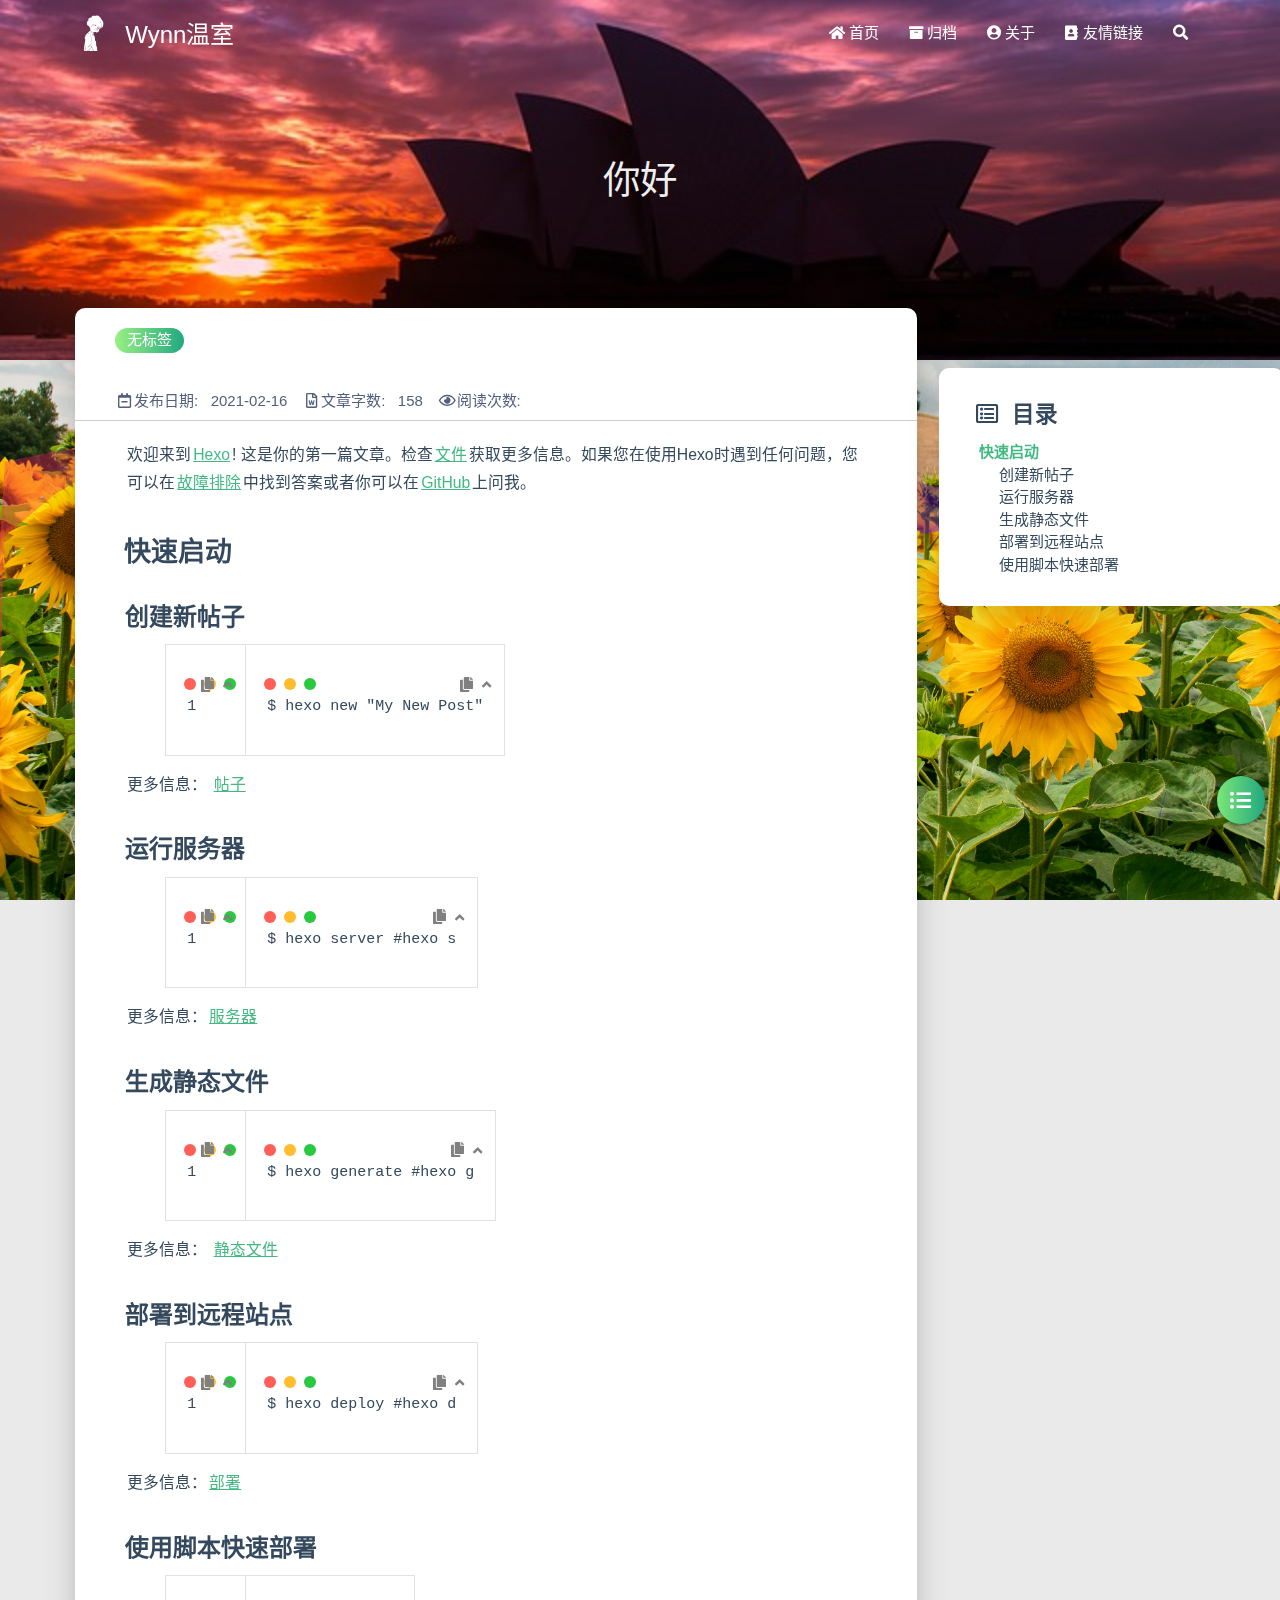
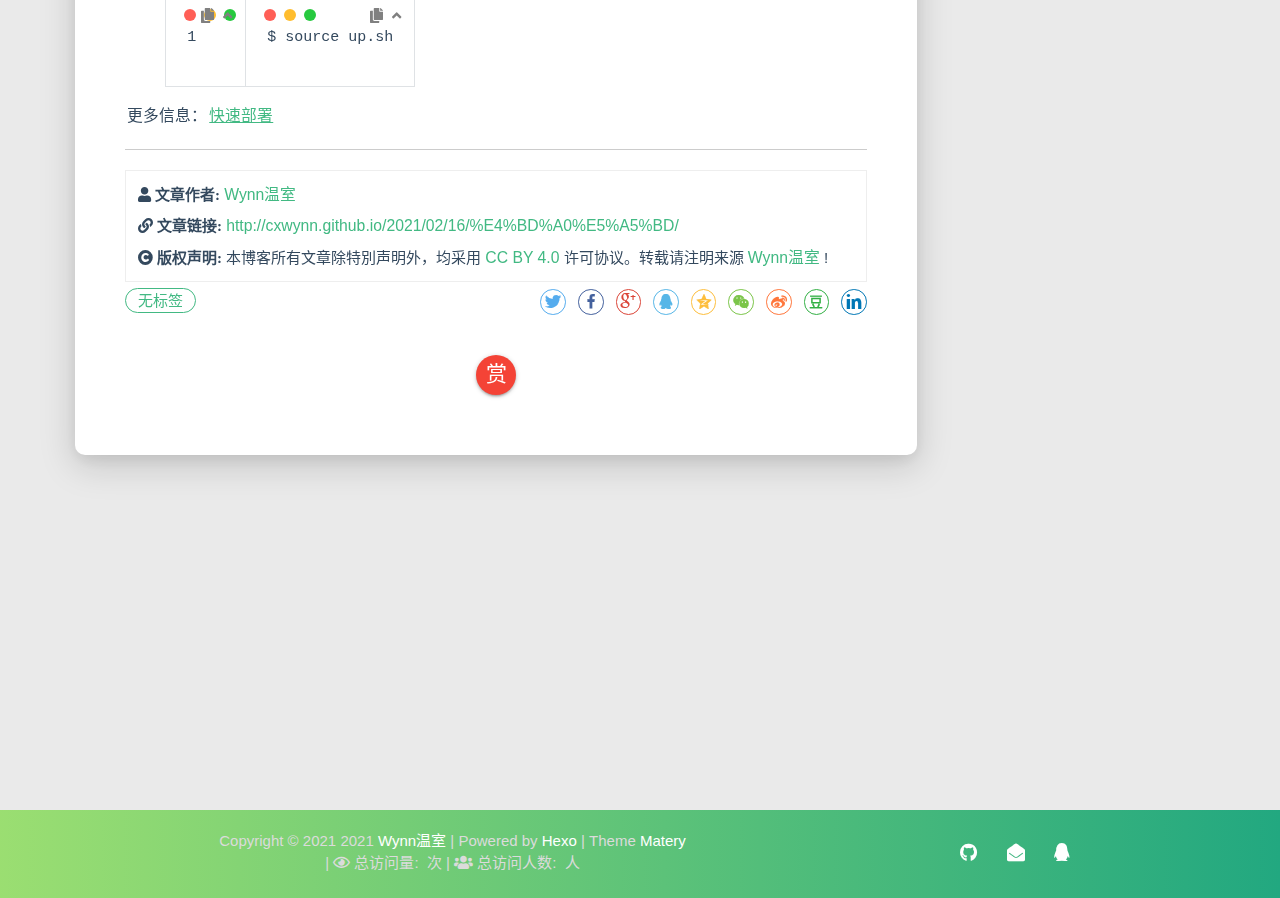
<file: 2021/02/16/你好/index.html>
<!DOCTYPE HTML>
<html lang="zh-CN">


<head>
    <meta charset="utf-8">
    <meta name="keywords" content="你好, Wynn温室">
    <meta name="description" content="">
    <meta http-equiv="X-UA-Compatible" content="IE=edge">
    <meta name="viewport" content="width=device-width, initial-scale=1.0, user-scalable=no">
    <meta name="renderer" content="webkit|ie-stand|ie-comp">
    <meta name="mobile-web-app-capable" content="yes">
    <meta name="format-detection" content="telephone=no">
    <meta name="apple-mobile-web-app-capable" content="yes">
    <meta name="apple-mobile-web-app-status-bar-style" content="black-translucent">
    <!-- Global site tag (gtag.js) - Google Analytics -->


    <title>你好 | Wynn温室</title>
    <link rel="icon" type="image/png" href="/touxiang.png">

    <link rel="stylesheet" type="text/css" href="/libs/awesome/css/all.css">
    <link rel="stylesheet" type="text/css" href="/libs/materialize/materialize.min.css">
    <link rel="stylesheet" type="text/css" href="/libs/aos/aos.css">
    <link rel="stylesheet" type="text/css" href="/libs/animate/animate.min.css">
    <link rel="stylesheet" type="text/css" href="/libs/lightGallery/css/lightgallery.min.css">
    <link rel="stylesheet" type="text/css" href="/css/matery.css">
    <link rel="stylesheet" type="text/css" href="/css/my.css">

    <script src="/libs/jquery/jquery.min.js"></script>

<meta name="generator" content="Hexo 5.3.0"></head>



   <style>
    body{
       background-image: url(/medias/banner/1.jpg);
       background-repeat:no-repeat;
       background-size:cover;
       background-attachment:fixed;
    }
</style>



<body>
    <header class="navbar-fixed">
    <nav id="headNav" class="bg-color nav-transparent">
        <div id="navContainer" class="nav-wrapper container">
            <div class="brand-logo">
                <a href="/" class="waves-effect waves-light">
                    
                    <img src="/touxiang.png" class="logo-img" alt="LOGO">
                    
                    <span class="logo-span">Wynn温室</span>
                </a>
            </div>
            

<a href="#" data-target="mobile-nav" class="sidenav-trigger button-collapse"><i class="fas fa-bars"></i></a>
<ul class="right nav-menu">
  
  <li class="hide-on-med-and-down nav-item">
    
    <a href="/" class="waves-effect waves-light">
      
      <i class="fas fa-home" style="zoom: 0.6;"></i>
      
      <span>首页</span>
    </a>
    
  </li>
  
  <li class="hide-on-med-and-down nav-item">
    
    <a href="/archives" class="waves-effect waves-light">
      
      <i class="fas fa-archive" style="zoom: 0.6;"></i>
      
      <span>归档</span>
    </a>
    
  </li>
  
  <li class="hide-on-med-and-down nav-item">
    
    <a href="/about" class="waves-effect waves-light">
      
      <i class="fas fa-user-circle" style="zoom: 0.6;"></i>
      
      <span>关于</span>
    </a>
    
  </li>
  
  <li class="hide-on-med-and-down nav-item">
    
    <a href="/friends" class="waves-effect waves-light">
      
      <i class="fas fa-address-book" style="zoom: 0.6;"></i>
      
      <span>友情链接</span>
    </a>
    
  </li>
  
  <li>
    <a href="#searchModal" class="modal-trigger waves-effect waves-light">
      <i id="searchIcon" class="fas fa-search" title="搜索" style="zoom: 0.85;"></i>
    </a>
  </li>
</ul>


<div id="mobile-nav" class="side-nav sidenav">

    <div class="mobile-head bg-color">
        
        <img src="/touxiang.png" class="logo-img circle responsive-img">
        
        <div class="logo-name">Wynn温室</div>
        <div class="logo-desc">
            
            Never really desperate, only the lost of the soul.
            
        </div>
    </div>

    

    <ul class="menu-list mobile-menu-list">
        
        <li class="m-nav-item">
	  
		<a href="/" class="waves-effect waves-light">
			
			    <i class="fa-fw fas fa-home"></i>
			
			首页
		</a>
          
        </li>
        
        <li class="m-nav-item">
	  
		<a href="/archives" class="waves-effect waves-light">
			
			    <i class="fa-fw fas fa-archive"></i>
			
			归档
		</a>
          
        </li>
        
        <li class="m-nav-item">
	  
		<a href="/about" class="waves-effect waves-light">
			
			    <i class="fa-fw fas fa-user-circle"></i>
			
			关于
		</a>
          
        </li>
        
        <li class="m-nav-item">
	  
		<a href="/friends" class="waves-effect waves-light">
			
			    <i class="fa-fw fas fa-address-book"></i>
			
			友情链接
		</a>
          
        </li>
        
        
        <li><div class="divider"></div></li>
        <li>
            <a href="https://github.com/cxwynn" class="waves-effect waves-light" target="_blank">
                <i class="fab fa-github-square fa-fw"></i>Wynn
            </a>
        </li>
        
    </ul>
</div>


        </div>

        
            <style>
    .nav-transparent .github-corner {
        display: none !important;
    }

    .github-corner {
        position: absolute;
        z-index: 10;
        top: 0;
        right: 0;
        border: 0;
        transform: scale(1.1);
    }

    .github-corner svg {
        color: #0f9d58;
        fill: #fff;
        height: 64px;
        width: 64px;
    }

    .github-corner:hover .octo-arm {
        animation: a 0.56s ease-in-out;
    }

    .github-corner .octo-arm {
        animation: none;
    }

    @keyframes a {
        0%,
        to {
            transform: rotate(0);
        }
        20%,
        60% {
            transform: rotate(-25deg);
        }
        40%,
        80% {
            transform: rotate(10deg);
        }
    }
</style>

<a href="https://github.com/cxwynn" class="github-corner tooltipped hide-on-med-and-down" target="_blank"
   data-tooltip="Wynn" data-position="left" data-delay="50">
    <svg viewBox="0 0 250 250" aria-hidden="true">
        <path d="M0,0 L115,115 L130,115 L142,142 L250,250 L250,0 Z"></path>
        <path d="M128.3,109.0 C113.8,99.7 119.0,89.6 119.0,89.6 C122.0,82.7 120.5,78.6 120.5,78.6 C119.2,72.0 123.4,76.3 123.4,76.3 C127.3,80.9 125.5,87.3 125.5,87.3 C122.9,97.6 130.6,101.9 134.4,103.2"
              fill="currentColor" style="transform-origin: 130px 106px;" class="octo-arm"></path>
        <path d="M115.0,115.0 C114.9,115.1 118.7,116.5 119.8,115.4 L133.7,101.6 C136.9,99.2 139.9,98.4 142.2,98.6 C133.8,88.0 127.5,74.4 143.8,58.0 C148.5,53.4 154.0,51.2 159.7,51.0 C160.3,49.4 163.2,43.6 171.4,40.1 C171.4,40.1 176.1,42.5 178.8,56.2 C183.1,58.6 187.2,61.8 190.9,65.4 C194.5,69.0 197.7,73.2 200.1,77.6 C213.8,80.2 216.3,84.9 216.3,84.9 C212.7,93.1 206.9,96.0 205.4,96.6 C205.1,102.4 203.0,107.8 198.3,112.5 C181.9,128.9 168.3,122.5 157.7,114.1 C157.9,116.9 156.7,120.9 152.7,124.9 L141.0,136.5 C139.8,137.7 141.6,141.9 141.8,141.8 Z"
              fill="currentColor" class="octo-body"></path>
    </svg>
</a>
        
    </nav>

</header>

    
<script src="/libs/cryptojs/crypto-js.min.js"></script>
<script>
    (function() {
        let pwd = '';
        if (pwd && pwd.length > 0) {
            if (pwd !== CryptoJS.SHA256(prompt('请输入访问本文章的密码')).toString(CryptoJS.enc.Hex)) {
                alert('密码错误，将返回主页！');
                location.href = '/';
            }
        }
    })();
</script>




<div class="bg-cover pd-header post-cover" style="background-image: url('/medias/featureimages/5.jpg')">
    <div class="container" style="right: 0px;left: 0px;">
        <div class="row">
            <div class="col s12 m12 l12">
                <div class="brand">
                    <h1 class="description center-align post-title">你好</h1>
                </div>
            </div>
        </div>
    </div>
</div>




<main class="post-container content">

    
    <link rel="stylesheet" href="/libs/tocbot/tocbot.css">
<style>
    #articleContent h1::before,
    #articleContent h2::before,
    #articleContent h3::before,
    #articleContent h4::before,
    #articleContent h5::before,
    #articleContent h6::before {
        display: block;
        content: " ";
        height: 100px;
        margin-top: -100px;
        visibility: hidden;
    }

    #articleContent :focus {
        outline: none;
    }

    .toc-fixed {
        position: fixed;
        top: 64px;
    }

    .toc-widget {
        width: 345px;
        padding-left: 20px;
    }

    .toc-widget .toc-title {
        padding: 35px 0 15px 17px;
        font-size: 1.5rem;
        font-weight: bold;
        line-height: 1.5rem;
    }

    .toc-widget ol {
        padding: 0;
        list-style: none;
    }

    #toc-content {
        padding-bottom: 30px;
        overflow: auto;
    }

    #toc-content ol {
        padding-left: 10px;
    }

    #toc-content ol li {
        padding-left: 10px;
    }

    #toc-content .toc-link:hover {
        color: #42b983;
        font-weight: 700;
        text-decoration: underline;
    }

    #toc-content .toc-link::before {
        background-color: transparent;
        max-height: 25px;

        position: absolute;
        right: 23.5vw;
        display: block;
    }

    #toc-content .is-active-link {
        color: #42b983;
    }

    #floating-toc-btn {
        position: fixed;
        right: 15px;
        bottom: 76px;
        padding-top: 15px;
        margin-bottom: 0;
        z-index: 998;
    }

    #floating-toc-btn .btn-floating {
        width: 48px;
        height: 48px;
    }

    #floating-toc-btn .btn-floating i {
        line-height: 48px;
        font-size: 1.4rem;
    }
</style>
<div class="row">
    <div id="main-content" class="col s12 m12 l9">
        <!-- 文章内容详情 -->
<div id="artDetail">
    <div class="card">
        <div class="card-content article-info">
            <div class="row tag-cate">
                <div class="col s7">
                    
                          <div class="article-tag">
                            <span class="chip bg-color">无标签</span>
                          </div>
                    
                </div>
                <div class="col s5 right-align">
                    
                </div>
            </div>

            <div class="post-info">
                
                <div class="post-date info-break-policy">
                    <i class="far fa-calendar-minus fa-fw"></i>发布日期:&nbsp;&nbsp;
                    2021-02-16
                </div>
                

                

                
                <div class="info-break-policy">
                    <i class="far fa-file-word fa-fw"></i>文章字数:&nbsp;&nbsp;
                    158
                </div>
                

                

                
                    <div id="busuanzi_container_page_pv" class="info-break-policy">
                        <i class="far fa-eye fa-fw"></i>阅读次数:&nbsp;&nbsp;
                        <span id="busuanzi_value_page_pv"></span>
                    </div>
				
            </div>
        </div>
        <hr class="clearfix">

        

        

        <div class="card-content article-card-content">
            <div id="articleContent">
                <p>欢迎来到<a target="_blank" rel="noopener" href="https://hexo.io/">Hexo</a>! 这是你的第一篇文章。检查<a target="_blank" rel="noopener" href="https://hexo.io/docs/">文件</a>获取更多信息。如果您在使用Hexo时遇到任何问题，您可以在<a target="_blank" rel="noopener" href="https://hexo.io/docs/troubleshooting.html">故障排除</a>中找到答案或者你可以在<a target="_blank" rel="noopener" href="https://github.com/hexojs/hexo/issues">GitHub</a>上问我。</p>
<h2 id="快速启动"><a href="#快速启动" class="headerlink" title="快速启动"></a>快速启动</h2><h3 id="创建新帖子"><a href="#创建新帖子" class="headerlink" title="创建新帖子"></a>创建新帖子</h3><figure class="highlight bash"><table><tr><td class="gutter"><pre><span class="line">1</span><br></pre></td><td class="code"><pre><span class="line">$ hexo new <span class="string">&quot;My New Post&quot;</span></span><br></pre></td></tr></table></figure>
<p>更多信息： <a target="_blank" rel="noopener" href="https://hexo.io/docs/writing.html">帖子</a></p>
<h3 id="运行服务器"><a href="#运行服务器" class="headerlink" title="运行服务器"></a>运行服务器</h3><figure class="highlight bash"><table><tr><td class="gutter"><pre><span class="line">1</span><br></pre></td><td class="code"><pre><span class="line">$ hexo server <span class="comment">#hexo s</span></span><br></pre></td></tr></table></figure>
<p>更多信息：<a target="_blank" rel="noopener" href="https://hexo.io/docs/server.html">服务器</a></p>
<h3 id="生成静态文件"><a href="#生成静态文件" class="headerlink" title="生成静态文件"></a>生成静态文件</h3><figure class="highlight bash"><table><tr><td class="gutter"><pre><span class="line">1</span><br></pre></td><td class="code"><pre><span class="line">$ hexo generate <span class="comment">#hexo g</span></span><br></pre></td></tr></table></figure>
<p>更多信息： <a target="_blank" rel="noopener" href="https://hexo.io/docs/generating.html">静态文件</a></p>
<h3 id="部署到远程站点"><a href="#部署到远程站点" class="headerlink" title="部署到远程站点"></a>部署到远程站点</h3><figure class="highlight bash"><table><tr><td class="gutter"><pre><span class="line">1</span><br></pre></td><td class="code"><pre><span class="line">$ hexo deploy <span class="comment">#hexo d</span></span><br></pre></td></tr></table></figure>
<p>更多信息：<a target="_blank" rel="noopener" href="https://hexo.io/docs/one-command-deployment.html">部署</a></p>
<h3 id="使用脚本快速部署"><a href="#使用脚本快速部署" class="headerlink" title="使用脚本快速部署"></a>使用脚本快速部署</h3><figure class="highlight bash"><table><tr><td class="gutter"><pre><span class="line">1</span><br></pre></td><td class="code"><pre><span class="line">$ <span class="built_in">source</span> up.sh</span><br></pre></td></tr></table></figure>
<p>更多信息：<a target="_blank" rel="noopener" href="https://hexoscript.gitbook.io/hexo-script/v/1.3-1/shi-yong-bu-zhou/yi-jian-bu-shu-hexo-bo-ke">快速部署</a></p>

                
            </div>
            <hr/>

            

    <div class="reprint" id="reprint-statement">
        
            <div class="reprint__author">
                <span class="reprint-meta" style="font-weight: bold;">
                    <i class="fas fa-user">
                        文章作者:
                    </i>
                </span>
                <span class="reprint-info">
                    <a href="/about" rel="external nofollow noreferrer">Wynn温室</a>
                </span>
            </div>
            <div class="reprint__type">
                <span class="reprint-meta" style="font-weight: bold;">
                    <i class="fas fa-link">
                        文章链接:
                    </i>
                </span>
                <span class="reprint-info">
                    <a href="http://cxwynn.github.io/2021/02/16/%E4%BD%A0%E5%A5%BD/">http://cxwynn.github.io/2021/02/16/%E4%BD%A0%E5%A5%BD/</a>
                </span>
            </div>
            <div class="reprint__notice">
                <span class="reprint-meta" style="font-weight: bold;">
                    <i class="fas fa-copyright">
                        版权声明:
                    </i>
                </span>
                <span class="reprint-info">
                    本博客所有文章除特別声明外，均采用
                    <a href="https://creativecommons.org/licenses/by/4.0/deed.zh" rel="external nofollow noreferrer" target="_blank">CC BY 4.0</a>
                    许可协议。转载请注明来源
                    <a href="/about" target="_blank">Wynn温室</a>
                    !
                </span>
            </div>
        
    </div>

    <script async defer>
      document.addEventListener("copy", function (e) {
        let toastHTML = '<span>复制成功，请遵循本文的转载规则</span><button class="btn-flat toast-action" onclick="navToReprintStatement()" style="font-size: smaller">查看</a>';
        M.toast({html: toastHTML})
      });

      function navToReprintStatement() {
        $("html, body").animate({scrollTop: $("#reprint-statement").offset().top - 80}, 800);
      }
    </script>



            <div class="tag_share" style="display: block;">
                <div class="post-meta__tag-list" style="display: inline-block;">
                    
                        <div class="article-tag">
                            <span class="chip bg-color">无标签</span>
                        </div>
                    
                </div>
                <div class="post_share" style="zoom: 80%; width: fit-content; display: inline-block; float: right; margin: -0.15rem 0;">
                    <link rel="stylesheet" type="text/css" href="/libs/share/css/share.min.css">
<div id="article-share">

    
    <div class="social-share" data-sites="twitter,facebook,google,qq,qzone,wechat,weibo,douban,linkedin" data-wechat-qrcode-helper="<p>微信扫一扫即可分享！</p>"></div>
    <script src="/libs/share/js/social-share.min.js"></script>
    

    

</div>

                </div>
            </div>
            
                <style>
    #reward {
        margin: 40px 0;
        text-align: center;
    }

    #reward .reward-link {
        font-size: 1.4rem;
        line-height: 38px;
    }

    #reward .btn-floating:hover {
        box-shadow: 0 6px 12px rgba(0, 0, 0, 0.2), 0 5px 15px rgba(0, 0, 0, 0.2);
    }

    #rewardModal {
        width: 320px;
        height: 350px;
    }

    #rewardModal .reward-title {
        margin: 15px auto;
        padding-bottom: 5px;
    }

    #rewardModal .modal-content {
        padding: 10px;
    }

    #rewardModal .close {
        position: absolute;
        right: 15px;
        top: 15px;
        color: rgba(0, 0, 0, 0.5);
        font-size: 1.3rem;
        line-height: 20px;
        cursor: pointer;
    }

    #rewardModal .close:hover {
        color: #ef5350;
        transform: scale(1.3);
        -moz-transform:scale(1.3);
        -webkit-transform:scale(1.3);
        -o-transform:scale(1.3);
    }

    #rewardModal .reward-tabs {
        margin: 0 auto;
        width: 210px;
    }

    .reward-tabs .tabs {
        height: 38px;
        margin: 10px auto;
        padding-left: 0;
    }

    .reward-content ul {
        padding-left: 0 !important;
    }

    .reward-tabs .tabs .tab {
        height: 38px;
        line-height: 38px;
    }

    .reward-tabs .tab a {
        color: #fff;
        background-color: #ccc;
    }

    .reward-tabs .tab a:hover {
        background-color: #ccc;
        color: #fff;
    }

    .reward-tabs .wechat-tab .active {
        color: #fff !important;
        background-color: #22AB38 !important;
    }

    .reward-tabs .alipay-tab .active {
        color: #fff !important;
        background-color: #019FE8 !important;
    }

    .reward-tabs .reward-img {
        width: 210px;
        height: 210px;
    }
</style>

<div id="reward">
    <a href="#rewardModal" class="reward-link modal-trigger btn-floating btn-medium waves-effect waves-light red">赏</a>

    <!-- Modal Structure -->
    <div id="rewardModal" class="modal">
        <div class="modal-content">
            <a class="close modal-close"><i class="fas fa-times"></i></a>
            <h4 class="reward-title">你的赏识是我前进的动力</h4>
            <div class="reward-content">
                <div class="reward-tabs">
                    <ul class="tabs row">
                        <li class="tab col s6 alipay-tab waves-effect waves-light"><a href="#alipay">支付宝</a></li>
                        <li class="tab col s6 wechat-tab waves-effect waves-light"><a href="#wechat">微 信</a></li>
                    </ul>
                    <div id="alipay">
                        <img src="/medias/reward/alipay.jpg" class="reward-img" alt="支付宝打赏二维码">
                    </div>
                    <div id="wechat">
                        <img src="/medias/reward/wechat.png" class="reward-img" alt="微信打赏二维码">
                    </div>
                </div>
            </div>
        </div>
    </div>
</div>

<script>
    $(function () {
        $('.tabs').tabs();
    });
</script>

            
        </div>
    </div>

    

    

    

    

    

    

    

    

    

<article id="prenext-posts" class="prev-next articles">
    <div class="row article-row">
        
        <div class="article col s12 m6" data-aos="fade-up">
            <div class="article-badge left-badge text-color">
                <i class="fas fa-chevron-left"></i>&nbsp;上一篇</div>
            <div class="card">
                <a href="/2021/02/16/%E5%85%A5%E7%AB%99%E5%BF%85%E8%AF%BB/">
                    <div class="card-image">
                        
                        
                        <img src="/medias/featureimages/18.jpg" class="responsive-img" alt="入站必读">
                        
                        <span class="card-title">入站必读</span>
                    </div>
                </a>
                <div class="card-content article-content">
                    <div class="summary block-with-text">
                        
                            
                        
                    </div>
                    <div class="publish-info">
                        <span class="publish-date">
                            <i class="far fa-clock fa-fw icon-date"></i>2021-02-16
                        </span>
                        <span class="publish-author">
                            
                            <i class="fas fa-user fa-fw"></i>
                            Wynn温室
                            
                        </span>
                    </div>
                </div>
                
            </div>
        </div>
        
        
        <div class="article col s12 m6" data-aos="fade-up">
            <div class="article-badge right-badge text-color">
                本篇&nbsp;<i class="far fa-dot-circle"></i>
            </div>
            <div class="card">
                <a href="/2021/02/16/%E4%BD%A0%E5%A5%BD/">
                    <div class="card-image">
                        
                        
                        <img src="/medias/featureimages/5.jpg" class="responsive-img" alt="你好">
                        
                        <span class="card-title">你好</span>
                    </div>
                </a>
                <div class="card-content article-content">
                    <div class="summary block-with-text">
                        
                            
                        
                    </div>
                    <div class="publish-info">
                            <span class="publish-date">
                                <i class="far fa-clock fa-fw icon-date"></i>2021-02-16
                            </span>
                        <span class="publish-author">
                            
                            <i class="fas fa-user fa-fw"></i>
                            Wynn温室
                            
                        </span>
                    </div>
                </div>

                
            </div>
        </div>
        
    </div>
</article>

</div>


<script>
    $('#articleContent').on('copy', function (e) {
        // IE8 or earlier browser is 'undefined'
        if (typeof window.getSelection === 'undefined') return;

        var selection = window.getSelection();
        // if the selection is short let's not annoy our users.
        if (('' + selection).length < Number.parseInt('120')) {
            return;
        }

        // create a div outside of the visible area and fill it with the selected text.
        var bodyElement = document.getElementsByTagName('body')[0];
        var newdiv = document.createElement('div');
        newdiv.style.position = 'absolute';
        newdiv.style.left = '-99999px';
        bodyElement.appendChild(newdiv);
        newdiv.appendChild(selection.getRangeAt(0).cloneContents());

        // we need a <pre> tag workaround.
        // otherwise the text inside "pre" loses all the line breaks!
        if (selection.getRangeAt(0).commonAncestorContainer.nodeName === 'PRE') {
            newdiv.innerHTML = "<pre>" + newdiv.innerHTML + "</pre>";
        }

        var url = document.location.href;
        newdiv.innerHTML += '<br />'
            + '来源: Wynn温室<br />'
            + '文章作者: Wynn温室<br />'
            + '文章链接: <a href="' + url + '">' + url + '</a><br />'
            + '本文章著作权归作者所有，任何形式的转载都请注明出处。';

        selection.selectAllChildren(newdiv);
        window.setTimeout(function () {bodyElement.removeChild(newdiv);}, 200);
    });
</script>


<!-- 代码块功能依赖 -->
<script type="text/javascript" src="/libs/codeBlock/codeBlockFuction.js"></script>

<!-- 代码语言 -->

<script type="text/javascript" src="/libs/codeBlock/codeLang.js"></script>


<!-- 代码块复制 -->

<script type="text/javascript" src="/libs/codeBlock/codeCopy.js"></script>


<!-- 代码块收缩 -->

<script type="text/javascript" src="/libs/codeBlock/codeShrink.js"></script>


    </div>
    <div id="toc-aside" class="expanded col l3 hide-on-med-and-down">
        <div class="toc-widget card" style="background-color: white;">
            <div class="toc-title"><i class="far fa-list-alt"></i>&nbsp;&nbsp;目录</div>
            <div id="toc-content"></div>
        </div>
    </div>
</div>

<!-- TOC 悬浮按钮. -->

<div id="floating-toc-btn" class="hide-on-med-and-down">
    <a class="btn-floating btn-large bg-color">
        <i class="fas fa-list-ul"></i>
    </a>
</div>


<script src="/libs/tocbot/tocbot.min.js"></script>
<script>
    $(function () {
        tocbot.init({
            tocSelector: '#toc-content',
            contentSelector: '#articleContent',
            headingsOffset: -($(window).height() * 0.4 - 45),
            collapseDepth: Number('0'),
            headingSelector: 'h2, h3, h4'
        });

        // modify the toc link href to support Chinese.
        let i = 0;
        let tocHeading = 'toc-heading-';
        $('#toc-content a').each(function () {
            $(this).attr('href', '#' + tocHeading + (++i));
        });

        // modify the heading title id to support Chinese.
        i = 0;
        $('#articleContent').children('h2, h3, h4').each(function () {
            $(this).attr('id', tocHeading + (++i));
        });

        // Set scroll toc fixed.
        let tocHeight = parseInt($(window).height() * 0.4 - 64);
        let $tocWidget = $('.toc-widget');
        $(window).scroll(function () {
            let scroll = $(window).scrollTop();
            /* add post toc fixed. */
            if (scroll > tocHeight) {
                $tocWidget.addClass('toc-fixed');
            } else {
                $tocWidget.removeClass('toc-fixed');
            }
        });

        
        /* 修复文章卡片 div 的宽度. */
        let fixPostCardWidth = function (srcId, targetId) {
            let srcDiv = $('#' + srcId);
            if (srcDiv.length === 0) {
                return;
            }

            let w = srcDiv.width();
            if (w >= 450) {
                w = w + 21;
            } else if (w >= 350 && w < 450) {
                w = w + 18;
            } else if (w >= 300 && w < 350) {
                w = w + 16;
            } else {
                w = w + 14;
            }
            $('#' + targetId).width(w);
        };

        // 切换TOC目录展开收缩的相关操作.
        const expandedClass = 'expanded';
        let $tocAside = $('#toc-aside');
        let $mainContent = $('#main-content');
        $('#floating-toc-btn .btn-floating').click(function () {
            if ($tocAside.hasClass(expandedClass)) {
                $tocAside.removeClass(expandedClass).hide();
                $mainContent.removeClass('l9');
            } else {
                $tocAside.addClass(expandedClass).show();
                $mainContent.addClass('l9');
            }
            fixPostCardWidth('artDetail', 'prenext-posts');
        });
        
    });
</script>

    

</main>




    <footer class="page-footer bg-color">
    
    <div class="container row center-align" style="margin-bottom: 0px !important;">
        <div class="col s12 m8 l8 copy-right">
            Copyright&nbsp;&copy;
            
                <span id="year">2021</span>
            
            <span id="year">2021</span>
            <a href="/about" target="_blank">Wynn温室</a>
            |&nbsp;Powered by&nbsp;<a href="https://hexo.io/" target="_blank">Hexo</a>
            |&nbsp;Theme&nbsp;<a href="https://github.com/blinkfox/hexo-theme-matery" target="_blank">Matery</a>
            <br>
            
            
            
            
            
            
            <span id="busuanzi_container_site_pv">
                |&nbsp;<i class="far fa-eye"></i>&nbsp;总访问量:&nbsp;<span id="busuanzi_value_site_pv"
                    class="white-color"></span>&nbsp;次
            </span>
            
            
            <span id="busuanzi_container_site_uv">
                |&nbsp;<i class="fas fa-users"></i>&nbsp;总访问人数:&nbsp;<span id="busuanzi_value_site_uv"
                    class="white-color"></span>&nbsp;人
            </span>
            
            <br>
            
            <br>
            
        </div>
        <div class="col s12 m4 l4 social-link social-statis">
    <a href="https://github.com/cxwynn" class="tooltipped" target="_blank" data-tooltip="访问我的GitHub" data-position="top" data-delay="50">
        <i class="fab fa-github"></i>
    </a>



    <a href="mailto:1604178443@qq.com" class="tooltipped" target="_blank" data-tooltip="邮件联系我" data-position="top" data-delay="50">
        <i class="fas fa-envelope-open"></i>
    </a>


<!--  -->

<!--  -->


    <a href="tencent://AddContact/?fromId=50&fromSubId=1&subcmd=all&uin=1604178443" class="tooltipped" target="_blank" data-tooltip="QQ联系我: 1604178443" data-position="top" data-delay="50">
        <i class="fab fa-qq"></i>
    </a>






<!--  -->
</div>
    </div>
</footer>

<div class="progress-bar"></div>


    <!-- 搜索遮罩框 -->
<div id="searchModal" class="modal">
    <div class="modal-content">
        <div class="search-header">
            <span class="title"><i class="fas fa-search"></i>&nbsp;&nbsp;搜索</span>
            <input type="search" id="searchInput" name="s" placeholder="请输入搜索的关键字"
                   class="search-input">
        </div>
        <div id="searchResult"></div>
    </div>
</div>

<script type="text/javascript">
$(function () {
    var searchFunc = function (path, search_id, content_id) {
        'use strict';
        $.ajax({
            url: path,
            dataType: "xml",
            success: function (xmlResponse) {
                // get the contents from search data
                var datas = $("entry", xmlResponse).map(function () {
                    return {
                        title: $("title", this).text(),
                        content: $("content", this).text(),
                        url: $("url", this).text()
                    };
                }).get();
                var $input = document.getElementById(search_id);
                var $resultContent = document.getElementById(content_id);
                $input.addEventListener('input', function () {
                    var str = '<ul class=\"search-result-list\">';
                    var keywords = this.value.trim().toLowerCase().split(/[\s\-]+/);
                    $resultContent.innerHTML = "";
                    if (this.value.trim().length <= 0) {
                        return;
                    }
                    // perform local searching
                    datas.forEach(function (data) {
                        var isMatch = true;
                        var data_title = data.title.trim().toLowerCase();
                        var data_content = data.content.trim().replace(/<[^>]+>/g, "").toLowerCase();
                        var data_url = data.url;
                        data_url = data_url.indexOf('/') === 0 ? data.url : '/' + data_url;
                        var index_title = -1;
                        var index_content = -1;
                        var first_occur = -1;
                        // only match artiles with not empty titles and contents
                        if (data_title !== '' && data_content !== '') {
                            keywords.forEach(function (keyword, i) {
                                index_title = data_title.indexOf(keyword);
                                index_content = data_content.indexOf(keyword);
                                if (index_title < 0 && index_content < 0) {
                                    isMatch = false;
                                } else {
                                    if (index_content < 0) {
                                        index_content = 0;
                                    }
                                    if (i === 0) {
                                        first_occur = index_content;
                                    }
                                }
                            });
                        }
                        // show search results
                        if (isMatch) {
                            str += "<li><a href='" + data_url + "' class='search-result-title'>" + data_title + "</a>";
                            var content = data.content.trim().replace(/<[^>]+>/g, "");
                            if (first_occur >= 0) {
                                // cut out 100 characters
                                var start = first_occur - 20;
                                var end = first_occur + 80;
                                if (start < 0) {
                                    start = 0;
                                }
                                if (start === 0) {
                                    end = 100;
                                }
                                if (end > content.length) {
                                    end = content.length;
                                }
                                var match_content = content.substr(start, end);
                                // highlight all keywords
                                keywords.forEach(function (keyword) {
                                    var regS = new RegExp(keyword, "gi");
                                    match_content = match_content.replace(regS, "<em class=\"search-keyword\">" + keyword + "</em>");
                                });

                                str += "<p class=\"search-result\">" + match_content + "...</p>"
                            }
                            str += "</li>";
                        }
                    });
                    str += "</ul>";
                    $resultContent.innerHTML = str;
                });
            }
        });
    };

    searchFunc('/search.xml', 'searchInput', 'searchResult');
});
</script>

    <!-- 回到顶部按钮 -->
<div id="backTop" class="top-scroll">
    <a class="btn-floating btn-large waves-effect waves-light" href="#!">
        <i class="fas fa-arrow-up"></i>
    </a>
</div>


    <script src="/libs/materialize/materialize.min.js"></script>
    <script src="/libs/masonry/masonry.pkgd.min.js"></script>
    <script src="/libs/aos/aos.js"></script>
    <script src="/libs/scrollprogress/scrollProgress.min.js"></script>
    <script src="/libs/lightGallery/js/lightgallery-all.min.js"></script>
    <script src="/js/matery.js"></script>

    <!-- Baidu Analytics -->

    <!-- Baidu Push -->

<script>
    (function () {
        var bp = document.createElement('script');
        var curProtocol = window.location.protocol.split(':')[0];
        if (curProtocol === 'https') {
            bp.src = 'https://zz.bdstatic.com/linksubmit/push.js';
        } else {
            bp.src = 'http://push.zhanzhang.baidu.com/push.js';
        }
        var s = document.getElementsByTagName("script")[0];
        s.parentNode.insertBefore(bp, s);
    })();
</script>

    
    <script src="/libs/others/clicklove.js" async="async"></script>
    
    
    <script async src="/libs/others/busuanzi.pure.mini.js"></script>
    

    

    

    <!--腾讯兔小巢-->
    
    
    <script type="text/javascript" color="0,0,255"
        pointColor="0,0,255" opacity='0.7'
        zIndex="-1" count="99"
        src="/libs/background/canvas-nest.js"></script>
    

    
    
    <script type="text/javascript" size="150" alpha='0.6'
        zIndex="-1" src="/libs/background/ribbon-refresh.min.js" async="async"></script>
    

    
    <script type="text/javascript" src="/libs/background/ribbon-dynamic.js" async="async"></script>
    

    
    <script src="/libs/instantpage/instantpage.js" type="module"></script>
    

</body>

</html>
</file>
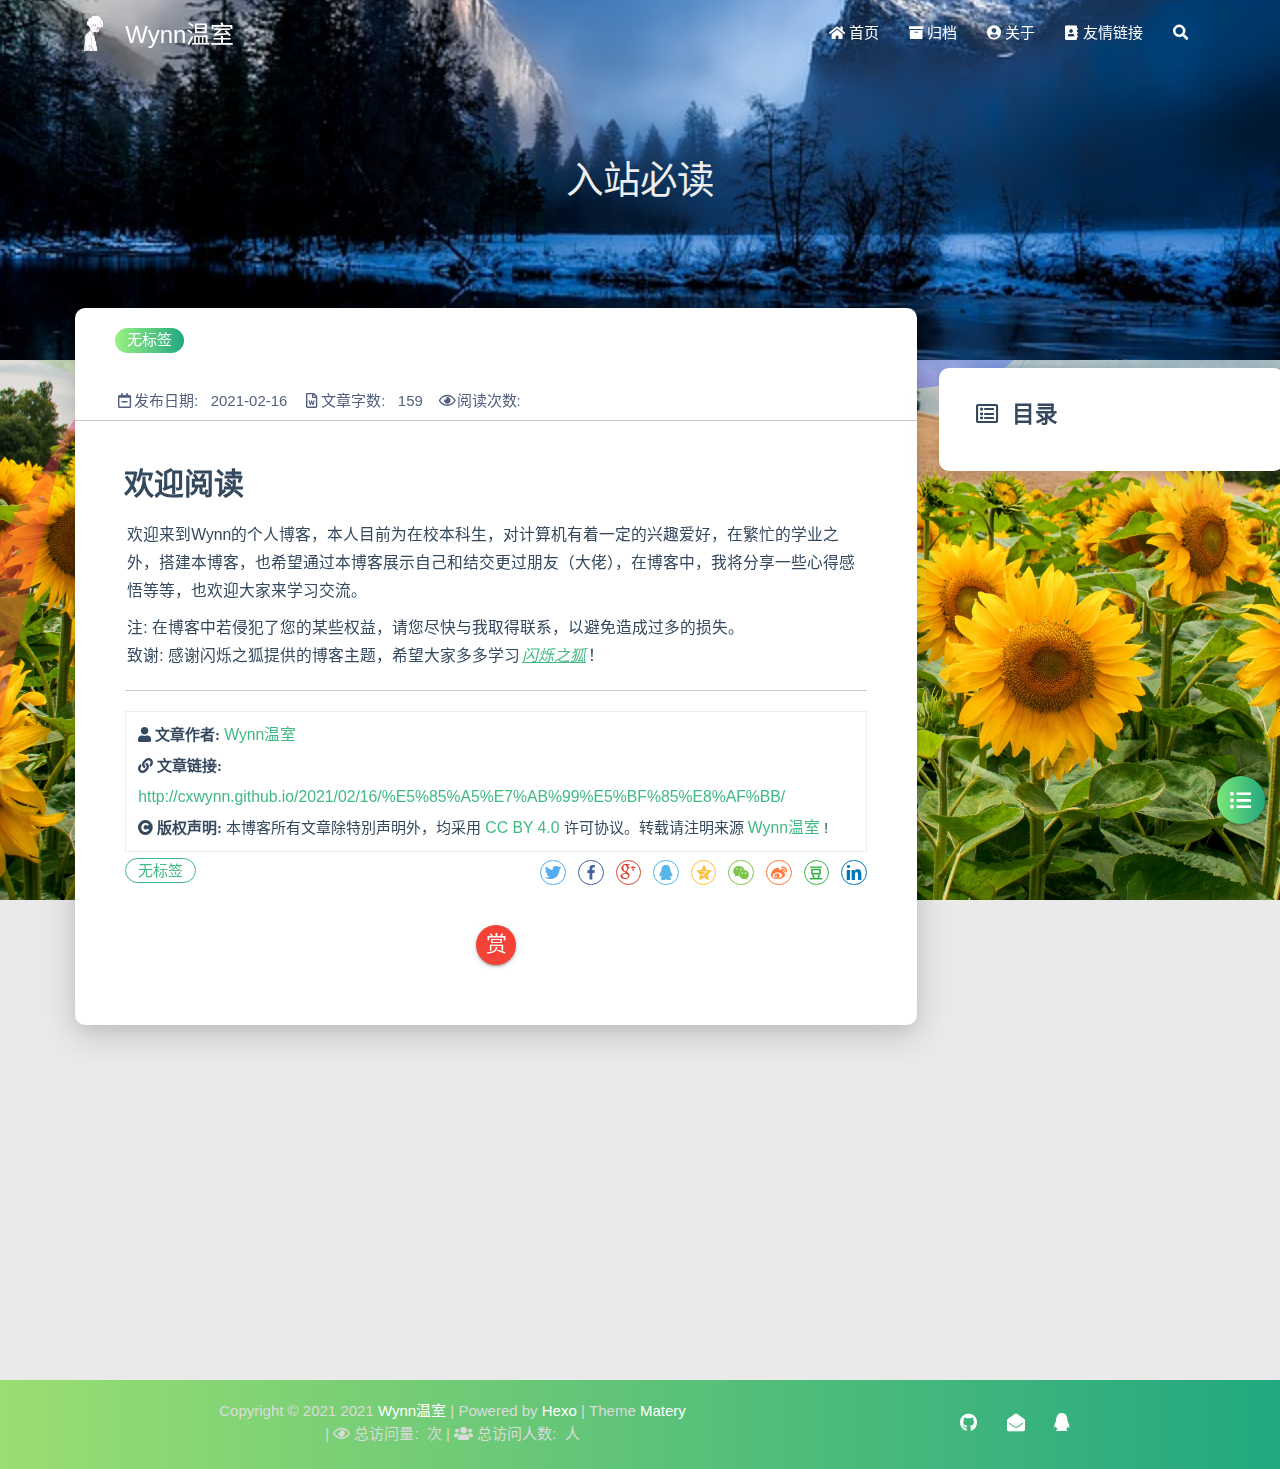
<file: 2021/02/16/入站必读/index.html>
<!DOCTYPE HTML>
<html lang="zh-CN">


<head>
    <meta charset="utf-8">
    <meta name="keywords" content="入站必读, Wynn温室">
    <meta name="description" content="">
    <meta http-equiv="X-UA-Compatible" content="IE=edge">
    <meta name="viewport" content="width=device-width, initial-scale=1.0, user-scalable=no">
    <meta name="renderer" content="webkit|ie-stand|ie-comp">
    <meta name="mobile-web-app-capable" content="yes">
    <meta name="format-detection" content="telephone=no">
    <meta name="apple-mobile-web-app-capable" content="yes">
    <meta name="apple-mobile-web-app-status-bar-style" content="black-translucent">
    <!-- Global site tag (gtag.js) - Google Analytics -->


    <title>入站必读 | Wynn温室</title>
    <link rel="icon" type="image/png" href="/touxiang.png">

    <link rel="stylesheet" type="text/css" href="/libs/awesome/css/all.css">
    <link rel="stylesheet" type="text/css" href="/libs/materialize/materialize.min.css">
    <link rel="stylesheet" type="text/css" href="/libs/aos/aos.css">
    <link rel="stylesheet" type="text/css" href="/libs/animate/animate.min.css">
    <link rel="stylesheet" type="text/css" href="/libs/lightGallery/css/lightgallery.min.css">
    <link rel="stylesheet" type="text/css" href="/css/matery.css">
    <link rel="stylesheet" type="text/css" href="/css/my.css">

    <script src="/libs/jquery/jquery.min.js"></script>

<meta name="generator" content="Hexo 5.3.0"></head>



   <style>
    body{
       background-image: url(/medias/banner/1.jpg);
       background-repeat:no-repeat;
       background-size:cover;
       background-attachment:fixed;
    }
</style>



<body>
    <header class="navbar-fixed">
    <nav id="headNav" class="bg-color nav-transparent">
        <div id="navContainer" class="nav-wrapper container">
            <div class="brand-logo">
                <a href="/" class="waves-effect waves-light">
                    
                    <img src="/touxiang.png" class="logo-img" alt="LOGO">
                    
                    <span class="logo-span">Wynn温室</span>
                </a>
            </div>
            

<a href="#" data-target="mobile-nav" class="sidenav-trigger button-collapse"><i class="fas fa-bars"></i></a>
<ul class="right nav-menu">
  
  <li class="hide-on-med-and-down nav-item">
    
    <a href="/" class="waves-effect waves-light">
      
      <i class="fas fa-home" style="zoom: 0.6;"></i>
      
      <span>首页</span>
    </a>
    
  </li>
  
  <li class="hide-on-med-and-down nav-item">
    
    <a href="/archives" class="waves-effect waves-light">
      
      <i class="fas fa-archive" style="zoom: 0.6;"></i>
      
      <span>归档</span>
    </a>
    
  </li>
  
  <li class="hide-on-med-and-down nav-item">
    
    <a href="/about" class="waves-effect waves-light">
      
      <i class="fas fa-user-circle" style="zoom: 0.6;"></i>
      
      <span>关于</span>
    </a>
    
  </li>
  
  <li class="hide-on-med-and-down nav-item">
    
    <a href="/friends" class="waves-effect waves-light">
      
      <i class="fas fa-address-book" style="zoom: 0.6;"></i>
      
      <span>友情链接</span>
    </a>
    
  </li>
  
  <li>
    <a href="#searchModal" class="modal-trigger waves-effect waves-light">
      <i id="searchIcon" class="fas fa-search" title="搜索" style="zoom: 0.85;"></i>
    </a>
  </li>
</ul>


<div id="mobile-nav" class="side-nav sidenav">

    <div class="mobile-head bg-color">
        
        <img src="/touxiang.png" class="logo-img circle responsive-img">
        
        <div class="logo-name">Wynn温室</div>
        <div class="logo-desc">
            
            Never really desperate, only the lost of the soul.
            
        </div>
    </div>

    

    <ul class="menu-list mobile-menu-list">
        
        <li class="m-nav-item">
	  
		<a href="/" class="waves-effect waves-light">
			
			    <i class="fa-fw fas fa-home"></i>
			
			首页
		</a>
          
        </li>
        
        <li class="m-nav-item">
	  
		<a href="/archives" class="waves-effect waves-light">
			
			    <i class="fa-fw fas fa-archive"></i>
			
			归档
		</a>
          
        </li>
        
        <li class="m-nav-item">
	  
		<a href="/about" class="waves-effect waves-light">
			
			    <i class="fa-fw fas fa-user-circle"></i>
			
			关于
		</a>
          
        </li>
        
        <li class="m-nav-item">
	  
		<a href="/friends" class="waves-effect waves-light">
			
			    <i class="fa-fw fas fa-address-book"></i>
			
			友情链接
		</a>
          
        </li>
        
        
        <li><div class="divider"></div></li>
        <li>
            <a href="https://github.com/cxwynn" class="waves-effect waves-light" target="_blank">
                <i class="fab fa-github-square fa-fw"></i>Wynn
            </a>
        </li>
        
    </ul>
</div>


        </div>

        
            <style>
    .nav-transparent .github-corner {
        display: none !important;
    }

    .github-corner {
        position: absolute;
        z-index: 10;
        top: 0;
        right: 0;
        border: 0;
        transform: scale(1.1);
    }

    .github-corner svg {
        color: #0f9d58;
        fill: #fff;
        height: 64px;
        width: 64px;
    }

    .github-corner:hover .octo-arm {
        animation: a 0.56s ease-in-out;
    }

    .github-corner .octo-arm {
        animation: none;
    }

    @keyframes a {
        0%,
        to {
            transform: rotate(0);
        }
        20%,
        60% {
            transform: rotate(-25deg);
        }
        40%,
        80% {
            transform: rotate(10deg);
        }
    }
</style>

<a href="https://github.com/cxwynn" class="github-corner tooltipped hide-on-med-and-down" target="_blank"
   data-tooltip="Wynn" data-position="left" data-delay="50">
    <svg viewBox="0 0 250 250" aria-hidden="true">
        <path d="M0,0 L115,115 L130,115 L142,142 L250,250 L250,0 Z"></path>
        <path d="M128.3,109.0 C113.8,99.7 119.0,89.6 119.0,89.6 C122.0,82.7 120.5,78.6 120.5,78.6 C119.2,72.0 123.4,76.3 123.4,76.3 C127.3,80.9 125.5,87.3 125.5,87.3 C122.9,97.6 130.6,101.9 134.4,103.2"
              fill="currentColor" style="transform-origin: 130px 106px;" class="octo-arm"></path>
        <path d="M115.0,115.0 C114.9,115.1 118.7,116.5 119.8,115.4 L133.7,101.6 C136.9,99.2 139.9,98.4 142.2,98.6 C133.8,88.0 127.5,74.4 143.8,58.0 C148.5,53.4 154.0,51.2 159.7,51.0 C160.3,49.4 163.2,43.6 171.4,40.1 C171.4,40.1 176.1,42.5 178.8,56.2 C183.1,58.6 187.2,61.8 190.9,65.4 C194.5,69.0 197.7,73.2 200.1,77.6 C213.8,80.2 216.3,84.9 216.3,84.9 C212.7,93.1 206.9,96.0 205.4,96.6 C205.1,102.4 203.0,107.8 198.3,112.5 C181.9,128.9 168.3,122.5 157.7,114.1 C157.9,116.9 156.7,120.9 152.7,124.9 L141.0,136.5 C139.8,137.7 141.6,141.9 141.8,141.8 Z"
              fill="currentColor" class="octo-body"></path>
    </svg>
</a>
        
    </nav>

</header>

    
<script src="/libs/cryptojs/crypto-js.min.js"></script>
<script>
    (function() {
        let pwd = '';
        if (pwd && pwd.length > 0) {
            if (pwd !== CryptoJS.SHA256(prompt('请输入访问本文章的密码')).toString(CryptoJS.enc.Hex)) {
                alert('密码错误，将返回主页！');
                location.href = '/';
            }
        }
    })();
</script>




<div class="bg-cover pd-header post-cover" style="background-image: url('/medias/featureimages/18.jpg')">
    <div class="container" style="right: 0px;left: 0px;">
        <div class="row">
            <div class="col s12 m12 l12">
                <div class="brand">
                    <h1 class="description center-align post-title">入站必读</h1>
                </div>
            </div>
        </div>
    </div>
</div>




<main class="post-container content">

    
    <link rel="stylesheet" href="/libs/tocbot/tocbot.css">
<style>
    #articleContent h1::before,
    #articleContent h2::before,
    #articleContent h3::before,
    #articleContent h4::before,
    #articleContent h5::before,
    #articleContent h6::before {
        display: block;
        content: " ";
        height: 100px;
        margin-top: -100px;
        visibility: hidden;
    }

    #articleContent :focus {
        outline: none;
    }

    .toc-fixed {
        position: fixed;
        top: 64px;
    }

    .toc-widget {
        width: 345px;
        padding-left: 20px;
    }

    .toc-widget .toc-title {
        padding: 35px 0 15px 17px;
        font-size: 1.5rem;
        font-weight: bold;
        line-height: 1.5rem;
    }

    .toc-widget ol {
        padding: 0;
        list-style: none;
    }

    #toc-content {
        padding-bottom: 30px;
        overflow: auto;
    }

    #toc-content ol {
        padding-left: 10px;
    }

    #toc-content ol li {
        padding-left: 10px;
    }

    #toc-content .toc-link:hover {
        color: #42b983;
        font-weight: 700;
        text-decoration: underline;
    }

    #toc-content .toc-link::before {
        background-color: transparent;
        max-height: 25px;

        position: absolute;
        right: 23.5vw;
        display: block;
    }

    #toc-content .is-active-link {
        color: #42b983;
    }

    #floating-toc-btn {
        position: fixed;
        right: 15px;
        bottom: 76px;
        padding-top: 15px;
        margin-bottom: 0;
        z-index: 998;
    }

    #floating-toc-btn .btn-floating {
        width: 48px;
        height: 48px;
    }

    #floating-toc-btn .btn-floating i {
        line-height: 48px;
        font-size: 1.4rem;
    }
</style>
<div class="row">
    <div id="main-content" class="col s12 m12 l9">
        <!-- 文章内容详情 -->
<div id="artDetail">
    <div class="card">
        <div class="card-content article-info">
            <div class="row tag-cate">
                <div class="col s7">
                    
                          <div class="article-tag">
                            <span class="chip bg-color">无标签</span>
                          </div>
                    
                </div>
                <div class="col s5 right-align">
                    
                </div>
            </div>

            <div class="post-info">
                
                <div class="post-date info-break-policy">
                    <i class="far fa-calendar-minus fa-fw"></i>发布日期:&nbsp;&nbsp;
                    2021-02-16
                </div>
                

                

                
                <div class="info-break-policy">
                    <i class="far fa-file-word fa-fw"></i>文章字数:&nbsp;&nbsp;
                    159
                </div>
                

                

                
                    <div id="busuanzi_container_page_pv" class="info-break-policy">
                        <i class="far fa-eye fa-fw"></i>阅读次数:&nbsp;&nbsp;
                        <span id="busuanzi_value_page_pv"></span>
                    </div>
				
            </div>
        </div>
        <hr class="clearfix">

        

        

        <div class="card-content article-card-content">
            <div id="articleContent">
                <h1 id="欢迎阅读"><a href="#欢迎阅读" class="headerlink" title="欢迎阅读"></a>欢迎阅读</h1><p>欢迎来到Wynn的个人博客，本人目前为在校本科生，对计算机有着一定的兴趣爱好，在繁忙的学业之外，搭建本博客，也希望通过本博客展示自己和结交更过朋友（大佬），在博客中，我将分享一些心得感悟等等，也欢迎大家来学习交流。</p>
<p>注: 在博客中若侵犯了您的某些权益，请您尽快与我取得联系，以避免造成过多的损失。<br>致谢: 感谢闪烁之狐提供的博客主题，希望大家多多学习<a target="_blank" rel="noopener" href="http://blinkfox.com/"><em>闪烁之狐</em></a>！</p>

                
            </div>
            <hr/>

            

    <div class="reprint" id="reprint-statement">
        
            <div class="reprint__author">
                <span class="reprint-meta" style="font-weight: bold;">
                    <i class="fas fa-user">
                        文章作者:
                    </i>
                </span>
                <span class="reprint-info">
                    <a href="/about" rel="external nofollow noreferrer">Wynn温室</a>
                </span>
            </div>
            <div class="reprint__type">
                <span class="reprint-meta" style="font-weight: bold;">
                    <i class="fas fa-link">
                        文章链接:
                    </i>
                </span>
                <span class="reprint-info">
                    <a href="http://cxwynn.github.io/2021/02/16/%E5%85%A5%E7%AB%99%E5%BF%85%E8%AF%BB/">http://cxwynn.github.io/2021/02/16/%E5%85%A5%E7%AB%99%E5%BF%85%E8%AF%BB/</a>
                </span>
            </div>
            <div class="reprint__notice">
                <span class="reprint-meta" style="font-weight: bold;">
                    <i class="fas fa-copyright">
                        版权声明:
                    </i>
                </span>
                <span class="reprint-info">
                    本博客所有文章除特別声明外，均采用
                    <a href="https://creativecommons.org/licenses/by/4.0/deed.zh" rel="external nofollow noreferrer" target="_blank">CC BY 4.0</a>
                    许可协议。转载请注明来源
                    <a href="/about" target="_blank">Wynn温室</a>
                    !
                </span>
            </div>
        
    </div>

    <script async defer>
      document.addEventListener("copy", function (e) {
        let toastHTML = '<span>复制成功，请遵循本文的转载规则</span><button class="btn-flat toast-action" onclick="navToReprintStatement()" style="font-size: smaller">查看</a>';
        M.toast({html: toastHTML})
      });

      function navToReprintStatement() {
        $("html, body").animate({scrollTop: $("#reprint-statement").offset().top - 80}, 800);
      }
    </script>



            <div class="tag_share" style="display: block;">
                <div class="post-meta__tag-list" style="display: inline-block;">
                    
                        <div class="article-tag">
                            <span class="chip bg-color">无标签</span>
                        </div>
                    
                </div>
                <div class="post_share" style="zoom: 80%; width: fit-content; display: inline-block; float: right; margin: -0.15rem 0;">
                    <link rel="stylesheet" type="text/css" href="/libs/share/css/share.min.css">
<div id="article-share">

    
    <div class="social-share" data-sites="twitter,facebook,google,qq,qzone,wechat,weibo,douban,linkedin" data-wechat-qrcode-helper="<p>微信扫一扫即可分享！</p>"></div>
    <script src="/libs/share/js/social-share.min.js"></script>
    

    

</div>

                </div>
            </div>
            
                <style>
    #reward {
        margin: 40px 0;
        text-align: center;
    }

    #reward .reward-link {
        font-size: 1.4rem;
        line-height: 38px;
    }

    #reward .btn-floating:hover {
        box-shadow: 0 6px 12px rgba(0, 0, 0, 0.2), 0 5px 15px rgba(0, 0, 0, 0.2);
    }

    #rewardModal {
        width: 320px;
        height: 350px;
    }

    #rewardModal .reward-title {
        margin: 15px auto;
        padding-bottom: 5px;
    }

    #rewardModal .modal-content {
        padding: 10px;
    }

    #rewardModal .close {
        position: absolute;
        right: 15px;
        top: 15px;
        color: rgba(0, 0, 0, 0.5);
        font-size: 1.3rem;
        line-height: 20px;
        cursor: pointer;
    }

    #rewardModal .close:hover {
        color: #ef5350;
        transform: scale(1.3);
        -moz-transform:scale(1.3);
        -webkit-transform:scale(1.3);
        -o-transform:scale(1.3);
    }

    #rewardModal .reward-tabs {
        margin: 0 auto;
        width: 210px;
    }

    .reward-tabs .tabs {
        height: 38px;
        margin: 10px auto;
        padding-left: 0;
    }

    .reward-content ul {
        padding-left: 0 !important;
    }

    .reward-tabs .tabs .tab {
        height: 38px;
        line-height: 38px;
    }

    .reward-tabs .tab a {
        color: #fff;
        background-color: #ccc;
    }

    .reward-tabs .tab a:hover {
        background-color: #ccc;
        color: #fff;
    }

    .reward-tabs .wechat-tab .active {
        color: #fff !important;
        background-color: #22AB38 !important;
    }

    .reward-tabs .alipay-tab .active {
        color: #fff !important;
        background-color: #019FE8 !important;
    }

    .reward-tabs .reward-img {
        width: 210px;
        height: 210px;
    }
</style>

<div id="reward">
    <a href="#rewardModal" class="reward-link modal-trigger btn-floating btn-medium waves-effect waves-light red">赏</a>

    <!-- Modal Structure -->
    <div id="rewardModal" class="modal">
        <div class="modal-content">
            <a class="close modal-close"><i class="fas fa-times"></i></a>
            <h4 class="reward-title">你的赏识是我前进的动力</h4>
            <div class="reward-content">
                <div class="reward-tabs">
                    <ul class="tabs row">
                        <li class="tab col s6 alipay-tab waves-effect waves-light"><a href="#alipay">支付宝</a></li>
                        <li class="tab col s6 wechat-tab waves-effect waves-light"><a href="#wechat">微 信</a></li>
                    </ul>
                    <div id="alipay">
                        <img src="/medias/reward/alipay.jpg" class="reward-img" alt="支付宝打赏二维码">
                    </div>
                    <div id="wechat">
                        <img src="/medias/reward/wechat.png" class="reward-img" alt="微信打赏二维码">
                    </div>
                </div>
            </div>
        </div>
    </div>
</div>

<script>
    $(function () {
        $('.tabs').tabs();
    });
</script>

            
        </div>
    </div>

    

    

    

    

    

    

    

    

    

<article id="prenext-posts" class="prev-next articles">
    <div class="row article-row">
        
        <div class="article col s12 m6" data-aos="fade-up">
            <div class="article-badge left-badge text-color">
                <i class="fas fa-chevron-left"></i>&nbsp;上一篇</div>
            <div class="card">
                <a href="/2021/02/16/%E5%B0%8F%E8%AF%8D%E4%B8%A4%E9%A6%96/">
                    <div class="card-image">
                        
                        
                        <img src="/medias/featureimages/16.jpg" class="responsive-img" alt="小词两首">
                        
                        <span class="card-title">小词两首</span>
                    </div>
                </a>
                <div class="card-content article-content">
                    <div class="summary block-with-text">
                        
                            
                        
                    </div>
                    <div class="publish-info">
                        <span class="publish-date">
                            <i class="far fa-clock fa-fw icon-date"></i>2021-02-16
                        </span>
                        <span class="publish-author">
                            
                            <i class="fas fa-user fa-fw"></i>
                            Wynn温室
                            
                        </span>
                    </div>
                </div>
                
            </div>
        </div>
        
        
        <div class="article col s12 m6" data-aos="fade-up">
            <div class="article-badge right-badge text-color">
                下一篇&nbsp;<i class="fas fa-chevron-right"></i>
            </div>
            <div class="card">
                <a href="/2021/02/16/%E4%BD%A0%E5%A5%BD/">
                    <div class="card-image">
                        
                        
                        <img src="/medias/featureimages/5.jpg" class="responsive-img" alt="你好">
                        
                        <span class="card-title">你好</span>
                    </div>
                </a>
                <div class="card-content article-content">
                    <div class="summary block-with-text">
                        
                            
                        
                    </div>
                    <div class="publish-info">
                            <span class="publish-date">
                                <i class="far fa-clock fa-fw icon-date"></i>2021-02-16
                            </span>
                        <span class="publish-author">
                            
                            <i class="fas fa-user fa-fw"></i>
                            Wynn温室
                            
                        </span>
                    </div>
                </div>
                
            </div>
        </div>
        
    </div>
</article>

</div>


<script>
    $('#articleContent').on('copy', function (e) {
        // IE8 or earlier browser is 'undefined'
        if (typeof window.getSelection === 'undefined') return;

        var selection = window.getSelection();
        // if the selection is short let's not annoy our users.
        if (('' + selection).length < Number.parseInt('120')) {
            return;
        }

        // create a div outside of the visible area and fill it with the selected text.
        var bodyElement = document.getElementsByTagName('body')[0];
        var newdiv = document.createElement('div');
        newdiv.style.position = 'absolute';
        newdiv.style.left = '-99999px';
        bodyElement.appendChild(newdiv);
        newdiv.appendChild(selection.getRangeAt(0).cloneContents());

        // we need a <pre> tag workaround.
        // otherwise the text inside "pre" loses all the line breaks!
        if (selection.getRangeAt(0).commonAncestorContainer.nodeName === 'PRE') {
            newdiv.innerHTML = "<pre>" + newdiv.innerHTML + "</pre>";
        }

        var url = document.location.href;
        newdiv.innerHTML += '<br />'
            + '来源: Wynn温室<br />'
            + '文章作者: Wynn温室<br />'
            + '文章链接: <a href="' + url + '">' + url + '</a><br />'
            + '本文章著作权归作者所有，任何形式的转载都请注明出处。';

        selection.selectAllChildren(newdiv);
        window.setTimeout(function () {bodyElement.removeChild(newdiv);}, 200);
    });
</script>


<!-- 代码块功能依赖 -->
<script type="text/javascript" src="/libs/codeBlock/codeBlockFuction.js"></script>

<!-- 代码语言 -->

<script type="text/javascript" src="/libs/codeBlock/codeLang.js"></script>


<!-- 代码块复制 -->

<script type="text/javascript" src="/libs/codeBlock/codeCopy.js"></script>


<!-- 代码块收缩 -->

<script type="text/javascript" src="/libs/codeBlock/codeShrink.js"></script>


    </div>
    <div id="toc-aside" class="expanded col l3 hide-on-med-and-down">
        <div class="toc-widget card" style="background-color: white;">
            <div class="toc-title"><i class="far fa-list-alt"></i>&nbsp;&nbsp;目录</div>
            <div id="toc-content"></div>
        </div>
    </div>
</div>

<!-- TOC 悬浮按钮. -->

<div id="floating-toc-btn" class="hide-on-med-and-down">
    <a class="btn-floating btn-large bg-color">
        <i class="fas fa-list-ul"></i>
    </a>
</div>


<script src="/libs/tocbot/tocbot.min.js"></script>
<script>
    $(function () {
        tocbot.init({
            tocSelector: '#toc-content',
            contentSelector: '#articleContent',
            headingsOffset: -($(window).height() * 0.4 - 45),
            collapseDepth: Number('0'),
            headingSelector: 'h2, h3, h4'
        });

        // modify the toc link href to support Chinese.
        let i = 0;
        let tocHeading = 'toc-heading-';
        $('#toc-content a').each(function () {
            $(this).attr('href', '#' + tocHeading + (++i));
        });

        // modify the heading title id to support Chinese.
        i = 0;
        $('#articleContent').children('h2, h3, h4').each(function () {
            $(this).attr('id', tocHeading + (++i));
        });

        // Set scroll toc fixed.
        let tocHeight = parseInt($(window).height() * 0.4 - 64);
        let $tocWidget = $('.toc-widget');
        $(window).scroll(function () {
            let scroll = $(window).scrollTop();
            /* add post toc fixed. */
            if (scroll > tocHeight) {
                $tocWidget.addClass('toc-fixed');
            } else {
                $tocWidget.removeClass('toc-fixed');
            }
        });

        
        /* 修复文章卡片 div 的宽度. */
        let fixPostCardWidth = function (srcId, targetId) {
            let srcDiv = $('#' + srcId);
            if (srcDiv.length === 0) {
                return;
            }

            let w = srcDiv.width();
            if (w >= 450) {
                w = w + 21;
            } else if (w >= 350 && w < 450) {
                w = w + 18;
            } else if (w >= 300 && w < 350) {
                w = w + 16;
            } else {
                w = w + 14;
            }
            $('#' + targetId).width(w);
        };

        // 切换TOC目录展开收缩的相关操作.
        const expandedClass = 'expanded';
        let $tocAside = $('#toc-aside');
        let $mainContent = $('#main-content');
        $('#floating-toc-btn .btn-floating').click(function () {
            if ($tocAside.hasClass(expandedClass)) {
                $tocAside.removeClass(expandedClass).hide();
                $mainContent.removeClass('l9');
            } else {
                $tocAside.addClass(expandedClass).show();
                $mainContent.addClass('l9');
            }
            fixPostCardWidth('artDetail', 'prenext-posts');
        });
        
    });
</script>

    

</main>




    <footer class="page-footer bg-color">
    
    <div class="container row center-align" style="margin-bottom: 0px !important;">
        <div class="col s12 m8 l8 copy-right">
            Copyright&nbsp;&copy;
            
                <span id="year">2021</span>
            
            <span id="year">2021</span>
            <a href="/about" target="_blank">Wynn温室</a>
            |&nbsp;Powered by&nbsp;<a href="https://hexo.io/" target="_blank">Hexo</a>
            |&nbsp;Theme&nbsp;<a href="https://github.com/blinkfox/hexo-theme-matery" target="_blank">Matery</a>
            <br>
            
            
            
            
            
            
            <span id="busuanzi_container_site_pv">
                |&nbsp;<i class="far fa-eye"></i>&nbsp;总访问量:&nbsp;<span id="busuanzi_value_site_pv"
                    class="white-color"></span>&nbsp;次
            </span>
            
            
            <span id="busuanzi_container_site_uv">
                |&nbsp;<i class="fas fa-users"></i>&nbsp;总访问人数:&nbsp;<span id="busuanzi_value_site_uv"
                    class="white-color"></span>&nbsp;人
            </span>
            
            <br>
            
            <br>
            
        </div>
        <div class="col s12 m4 l4 social-link social-statis">
    <a href="https://github.com/cxwynn" class="tooltipped" target="_blank" data-tooltip="访问我的GitHub" data-position="top" data-delay="50">
        <i class="fab fa-github"></i>
    </a>



    <a href="mailto:1604178443@qq.com" class="tooltipped" target="_blank" data-tooltip="邮件联系我" data-position="top" data-delay="50">
        <i class="fas fa-envelope-open"></i>
    </a>


<!--  -->

<!--  -->


    <a href="tencent://AddContact/?fromId=50&fromSubId=1&subcmd=all&uin=1604178443" class="tooltipped" target="_blank" data-tooltip="QQ联系我: 1604178443" data-position="top" data-delay="50">
        <i class="fab fa-qq"></i>
    </a>






<!--  -->
</div>
    </div>
</footer>

<div class="progress-bar"></div>


    <!-- 搜索遮罩框 -->
<div id="searchModal" class="modal">
    <div class="modal-content">
        <div class="search-header">
            <span class="title"><i class="fas fa-search"></i>&nbsp;&nbsp;搜索</span>
            <input type="search" id="searchInput" name="s" placeholder="请输入搜索的关键字"
                   class="search-input">
        </div>
        <div id="searchResult"></div>
    </div>
</div>

<script type="text/javascript">
$(function () {
    var searchFunc = function (path, search_id, content_id) {
        'use strict';
        $.ajax({
            url: path,
            dataType: "xml",
            success: function (xmlResponse) {
                // get the contents from search data
                var datas = $("entry", xmlResponse).map(function () {
                    return {
                        title: $("title", this).text(),
                        content: $("content", this).text(),
                        url: $("url", this).text()
                    };
                }).get();
                var $input = document.getElementById(search_id);
                var $resultContent = document.getElementById(content_id);
                $input.addEventListener('input', function () {
                    var str = '<ul class=\"search-result-list\">';
                    var keywords = this.value.trim().toLowerCase().split(/[\s\-]+/);
                    $resultContent.innerHTML = "";
                    if (this.value.trim().length <= 0) {
                        return;
                    }
                    // perform local searching
                    datas.forEach(function (data) {
                        var isMatch = true;
                        var data_title = data.title.trim().toLowerCase();
                        var data_content = data.content.trim().replace(/<[^>]+>/g, "").toLowerCase();
                        var data_url = data.url;
                        data_url = data_url.indexOf('/') === 0 ? data.url : '/' + data_url;
                        var index_title = -1;
                        var index_content = -1;
                        var first_occur = -1;
                        // only match artiles with not empty titles and contents
                        if (data_title !== '' && data_content !== '') {
                            keywords.forEach(function (keyword, i) {
                                index_title = data_title.indexOf(keyword);
                                index_content = data_content.indexOf(keyword);
                                if (index_title < 0 && index_content < 0) {
                                    isMatch = false;
                                } else {
                                    if (index_content < 0) {
                                        index_content = 0;
                                    }
                                    if (i === 0) {
                                        first_occur = index_content;
                                    }
                                }
                            });
                        }
                        // show search results
                        if (isMatch) {
                            str += "<li><a href='" + data_url + "' class='search-result-title'>" + data_title + "</a>";
                            var content = data.content.trim().replace(/<[^>]+>/g, "");
                            if (first_occur >= 0) {
                                // cut out 100 characters
                                var start = first_occur - 20;
                                var end = first_occur + 80;
                                if (start < 0) {
                                    start = 0;
                                }
                                if (start === 0) {
                                    end = 100;
                                }
                                if (end > content.length) {
                                    end = content.length;
                                }
                                var match_content = content.substr(start, end);
                                // highlight all keywords
                                keywords.forEach(function (keyword) {
                                    var regS = new RegExp(keyword, "gi");
                                    match_content = match_content.replace(regS, "<em class=\"search-keyword\">" + keyword + "</em>");
                                });

                                str += "<p class=\"search-result\">" + match_content + "...</p>"
                            }
                            str += "</li>";
                        }
                    });
                    str += "</ul>";
                    $resultContent.innerHTML = str;
                });
            }
        });
    };

    searchFunc('/search.xml', 'searchInput', 'searchResult');
});
</script>

    <!-- 回到顶部按钮 -->
<div id="backTop" class="top-scroll">
    <a class="btn-floating btn-large waves-effect waves-light" href="#!">
        <i class="fas fa-arrow-up"></i>
    </a>
</div>


    <script src="/libs/materialize/materialize.min.js"></script>
    <script src="/libs/masonry/masonry.pkgd.min.js"></script>
    <script src="/libs/aos/aos.js"></script>
    <script src="/libs/scrollprogress/scrollProgress.min.js"></script>
    <script src="/libs/lightGallery/js/lightgallery-all.min.js"></script>
    <script src="/js/matery.js"></script>

    <!-- Baidu Analytics -->

    <!-- Baidu Push -->

<script>
    (function () {
        var bp = document.createElement('script');
        var curProtocol = window.location.protocol.split(':')[0];
        if (curProtocol === 'https') {
            bp.src = 'https://zz.bdstatic.com/linksubmit/push.js';
        } else {
            bp.src = 'http://push.zhanzhang.baidu.com/push.js';
        }
        var s = document.getElementsByTagName("script")[0];
        s.parentNode.insertBefore(bp, s);
    })();
</script>

    
    <script src="/libs/others/clicklove.js" async="async"></script>
    
    
    <script async src="/libs/others/busuanzi.pure.mini.js"></script>
    

    

    

    <!--腾讯兔小巢-->
    
    
    <script type="text/javascript" color="0,0,255"
        pointColor="0,0,255" opacity='0.7'
        zIndex="-1" count="99"
        src="/libs/background/canvas-nest.js"></script>
    

    
    
    <script type="text/javascript" size="150" alpha='0.6'
        zIndex="-1" src="/libs/background/ribbon-refresh.min.js" async="async"></script>
    

    
    <script type="text/javascript" src="/libs/background/ribbon-dynamic.js" async="async"></script>
    

    
    <script src="/libs/instantpage/instantpage.js" type="module"></script>
    

</body>

</html>
</file>
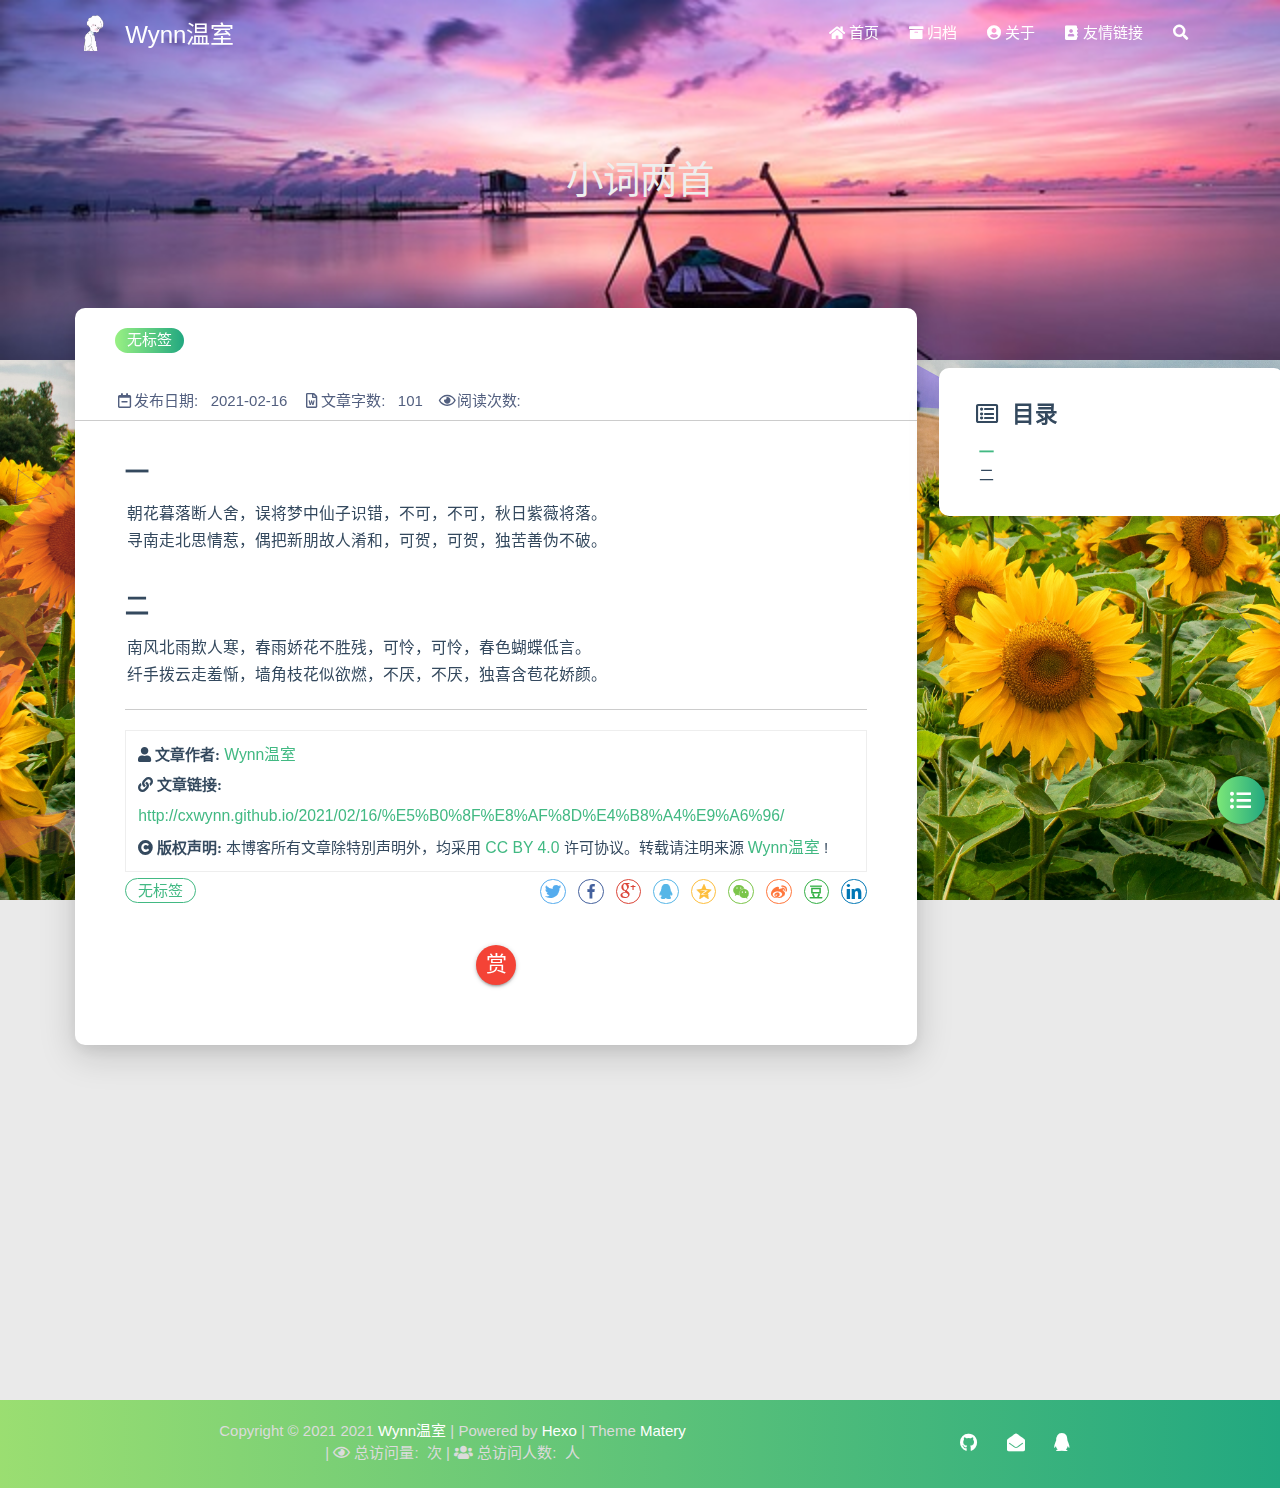
<file: 2021/02/16/小词两首/index.html>
<!DOCTYPE HTML>
<html lang="zh-CN">


<head>
    <meta charset="utf-8">
    <meta name="keywords" content="小词两首, Wynn温室">
    <meta name="description" content="">
    <meta http-equiv="X-UA-Compatible" content="IE=edge">
    <meta name="viewport" content="width=device-width, initial-scale=1.0, user-scalable=no">
    <meta name="renderer" content="webkit|ie-stand|ie-comp">
    <meta name="mobile-web-app-capable" content="yes">
    <meta name="format-detection" content="telephone=no">
    <meta name="apple-mobile-web-app-capable" content="yes">
    <meta name="apple-mobile-web-app-status-bar-style" content="black-translucent">
    <!-- Global site tag (gtag.js) - Google Analytics -->


    <title>小词两首 | Wynn温室</title>
    <link rel="icon" type="image/png" href="/touxiang.png">

    <link rel="stylesheet" type="text/css" href="/libs/awesome/css/all.css">
    <link rel="stylesheet" type="text/css" href="/libs/materialize/materialize.min.css">
    <link rel="stylesheet" type="text/css" href="/libs/aos/aos.css">
    <link rel="stylesheet" type="text/css" href="/libs/animate/animate.min.css">
    <link rel="stylesheet" type="text/css" href="/libs/lightGallery/css/lightgallery.min.css">
    <link rel="stylesheet" type="text/css" href="/css/matery.css">
    <link rel="stylesheet" type="text/css" href="/css/my.css">

    <script src="/libs/jquery/jquery.min.js"></script>

<meta name="generator" content="Hexo 5.3.0"></head>



   <style>
    body{
       background-image: url(/medias/banner/1.jpg);
       background-repeat:no-repeat;
       background-size:cover;
       background-attachment:fixed;
    }
</style>



<body>
    <header class="navbar-fixed">
    <nav id="headNav" class="bg-color nav-transparent">
        <div id="navContainer" class="nav-wrapper container">
            <div class="brand-logo">
                <a href="/" class="waves-effect waves-light">
                    
                    <img src="/touxiang.png" class="logo-img" alt="LOGO">
                    
                    <span class="logo-span">Wynn温室</span>
                </a>
            </div>
            

<a href="#" data-target="mobile-nav" class="sidenav-trigger button-collapse"><i class="fas fa-bars"></i></a>
<ul class="right nav-menu">
  
  <li class="hide-on-med-and-down nav-item">
    
    <a href="/" class="waves-effect waves-light">
      
      <i class="fas fa-home" style="zoom: 0.6;"></i>
      
      <span>首页</span>
    </a>
    
  </li>
  
  <li class="hide-on-med-and-down nav-item">
    
    <a href="/archives" class="waves-effect waves-light">
      
      <i class="fas fa-archive" style="zoom: 0.6;"></i>
      
      <span>归档</span>
    </a>
    
  </li>
  
  <li class="hide-on-med-and-down nav-item">
    
    <a href="/about" class="waves-effect waves-light">
      
      <i class="fas fa-user-circle" style="zoom: 0.6;"></i>
      
      <span>关于</span>
    </a>
    
  </li>
  
  <li class="hide-on-med-and-down nav-item">
    
    <a href="/friends" class="waves-effect waves-light">
      
      <i class="fas fa-address-book" style="zoom: 0.6;"></i>
      
      <span>友情链接</span>
    </a>
    
  </li>
  
  <li>
    <a href="#searchModal" class="modal-trigger waves-effect waves-light">
      <i id="searchIcon" class="fas fa-search" title="搜索" style="zoom: 0.85;"></i>
    </a>
  </li>
</ul>


<div id="mobile-nav" class="side-nav sidenav">

    <div class="mobile-head bg-color">
        
        <img src="/touxiang.png" class="logo-img circle responsive-img">
        
        <div class="logo-name">Wynn温室</div>
        <div class="logo-desc">
            
            Never really desperate, only the lost of the soul.
            
        </div>
    </div>

    

    <ul class="menu-list mobile-menu-list">
        
        <li class="m-nav-item">
	  
		<a href="/" class="waves-effect waves-light">
			
			    <i class="fa-fw fas fa-home"></i>
			
			首页
		</a>
          
        </li>
        
        <li class="m-nav-item">
	  
		<a href="/archives" class="waves-effect waves-light">
			
			    <i class="fa-fw fas fa-archive"></i>
			
			归档
		</a>
          
        </li>
        
        <li class="m-nav-item">
	  
		<a href="/about" class="waves-effect waves-light">
			
			    <i class="fa-fw fas fa-user-circle"></i>
			
			关于
		</a>
          
        </li>
        
        <li class="m-nav-item">
	  
		<a href="/friends" class="waves-effect waves-light">
			
			    <i class="fa-fw fas fa-address-book"></i>
			
			友情链接
		</a>
          
        </li>
        
        
        <li><div class="divider"></div></li>
        <li>
            <a href="https://github.com/cxwynn" class="waves-effect waves-light" target="_blank">
                <i class="fab fa-github-square fa-fw"></i>Wynn
            </a>
        </li>
        
    </ul>
</div>


        </div>

        
            <style>
    .nav-transparent .github-corner {
        display: none !important;
    }

    .github-corner {
        position: absolute;
        z-index: 10;
        top: 0;
        right: 0;
        border: 0;
        transform: scale(1.1);
    }

    .github-corner svg {
        color: #0f9d58;
        fill: #fff;
        height: 64px;
        width: 64px;
    }

    .github-corner:hover .octo-arm {
        animation: a 0.56s ease-in-out;
    }

    .github-corner .octo-arm {
        animation: none;
    }

    @keyframes a {
        0%,
        to {
            transform: rotate(0);
        }
        20%,
        60% {
            transform: rotate(-25deg);
        }
        40%,
        80% {
            transform: rotate(10deg);
        }
    }
</style>

<a href="https://github.com/cxwynn" class="github-corner tooltipped hide-on-med-and-down" target="_blank"
   data-tooltip="Wynn" data-position="left" data-delay="50">
    <svg viewBox="0 0 250 250" aria-hidden="true">
        <path d="M0,0 L115,115 L130,115 L142,142 L250,250 L250,0 Z"></path>
        <path d="M128.3,109.0 C113.8,99.7 119.0,89.6 119.0,89.6 C122.0,82.7 120.5,78.6 120.5,78.6 C119.2,72.0 123.4,76.3 123.4,76.3 C127.3,80.9 125.5,87.3 125.5,87.3 C122.9,97.6 130.6,101.9 134.4,103.2"
              fill="currentColor" style="transform-origin: 130px 106px;" class="octo-arm"></path>
        <path d="M115.0,115.0 C114.9,115.1 118.7,116.5 119.8,115.4 L133.7,101.6 C136.9,99.2 139.9,98.4 142.2,98.6 C133.8,88.0 127.5,74.4 143.8,58.0 C148.5,53.4 154.0,51.2 159.7,51.0 C160.3,49.4 163.2,43.6 171.4,40.1 C171.4,40.1 176.1,42.5 178.8,56.2 C183.1,58.6 187.2,61.8 190.9,65.4 C194.5,69.0 197.7,73.2 200.1,77.6 C213.8,80.2 216.3,84.9 216.3,84.9 C212.7,93.1 206.9,96.0 205.4,96.6 C205.1,102.4 203.0,107.8 198.3,112.5 C181.9,128.9 168.3,122.5 157.7,114.1 C157.9,116.9 156.7,120.9 152.7,124.9 L141.0,136.5 C139.8,137.7 141.6,141.9 141.8,141.8 Z"
              fill="currentColor" class="octo-body"></path>
    </svg>
</a>
        
    </nav>

</header>

    
<script src="/libs/cryptojs/crypto-js.min.js"></script>
<script>
    (function() {
        let pwd = '';
        if (pwd && pwd.length > 0) {
            if (pwd !== CryptoJS.SHA256(prompt('请输入访问本文章的密码')).toString(CryptoJS.enc.Hex)) {
                alert('密码错误，将返回主页！');
                location.href = '/';
            }
        }
    })();
</script>




<div class="bg-cover pd-header post-cover" style="background-image: url('/medias/featureimages/16.jpg')">
    <div class="container" style="right: 0px;left: 0px;">
        <div class="row">
            <div class="col s12 m12 l12">
                <div class="brand">
                    <h1 class="description center-align post-title">小词两首</h1>
                </div>
            </div>
        </div>
    </div>
</div>




<main class="post-container content">

    
    <link rel="stylesheet" href="/libs/tocbot/tocbot.css">
<style>
    #articleContent h1::before,
    #articleContent h2::before,
    #articleContent h3::before,
    #articleContent h4::before,
    #articleContent h5::before,
    #articleContent h6::before {
        display: block;
        content: " ";
        height: 100px;
        margin-top: -100px;
        visibility: hidden;
    }

    #articleContent :focus {
        outline: none;
    }

    .toc-fixed {
        position: fixed;
        top: 64px;
    }

    .toc-widget {
        width: 345px;
        padding-left: 20px;
    }

    .toc-widget .toc-title {
        padding: 35px 0 15px 17px;
        font-size: 1.5rem;
        font-weight: bold;
        line-height: 1.5rem;
    }

    .toc-widget ol {
        padding: 0;
        list-style: none;
    }

    #toc-content {
        padding-bottom: 30px;
        overflow: auto;
    }

    #toc-content ol {
        padding-left: 10px;
    }

    #toc-content ol li {
        padding-left: 10px;
    }

    #toc-content .toc-link:hover {
        color: #42b983;
        font-weight: 700;
        text-decoration: underline;
    }

    #toc-content .toc-link::before {
        background-color: transparent;
        max-height: 25px;

        position: absolute;
        right: 23.5vw;
        display: block;
    }

    #toc-content .is-active-link {
        color: #42b983;
    }

    #floating-toc-btn {
        position: fixed;
        right: 15px;
        bottom: 76px;
        padding-top: 15px;
        margin-bottom: 0;
        z-index: 998;
    }

    #floating-toc-btn .btn-floating {
        width: 48px;
        height: 48px;
    }

    #floating-toc-btn .btn-floating i {
        line-height: 48px;
        font-size: 1.4rem;
    }
</style>
<div class="row">
    <div id="main-content" class="col s12 m12 l9">
        <!-- 文章内容详情 -->
<div id="artDetail">
    <div class="card">
        <div class="card-content article-info">
            <div class="row tag-cate">
                <div class="col s7">
                    
                          <div class="article-tag">
                            <span class="chip bg-color">无标签</span>
                          </div>
                    
                </div>
                <div class="col s5 right-align">
                    
                </div>
            </div>

            <div class="post-info">
                
                <div class="post-date info-break-policy">
                    <i class="far fa-calendar-minus fa-fw"></i>发布日期:&nbsp;&nbsp;
                    2021-02-16
                </div>
                

                

                
                <div class="info-break-policy">
                    <i class="far fa-file-word fa-fw"></i>文章字数:&nbsp;&nbsp;
                    101
                </div>
                

                

                
                    <div id="busuanzi_container_page_pv" class="info-break-policy">
                        <i class="far fa-eye fa-fw"></i>阅读次数:&nbsp;&nbsp;
                        <span id="busuanzi_value_page_pv"></span>
                    </div>
				
            </div>
        </div>
        <hr class="clearfix">

        

        

        <div class="card-content article-card-content">
            <div id="articleContent">
                <h3 id="一"><a href="#一" class="headerlink" title="一"></a>一</h3><p> 朝花暮落断人舍，误将梦中仙子识错，不可，不可，秋日紫薇将落。<br> 寻南走北思情惹，偶把新朋故人淆和，可贺，可贺，独苦善伪不破。</p>
<h3 id="二"><a href="#二" class="headerlink" title="二"></a>二</h3><p> 南风北雨欺人寒，春雨娇花不胜残，可怜，可怜，春色蝴蝶低言。<br> 纤手拨云走羞惭，墙角枝花似欲燃，不厌，不厌，独喜含苞花娇颜。</p>

                
            </div>
            <hr/>

            

    <div class="reprint" id="reprint-statement">
        
            <div class="reprint__author">
                <span class="reprint-meta" style="font-weight: bold;">
                    <i class="fas fa-user">
                        文章作者:
                    </i>
                </span>
                <span class="reprint-info">
                    <a href="/about" rel="external nofollow noreferrer">Wynn温室</a>
                </span>
            </div>
            <div class="reprint__type">
                <span class="reprint-meta" style="font-weight: bold;">
                    <i class="fas fa-link">
                        文章链接:
                    </i>
                </span>
                <span class="reprint-info">
                    <a href="http://cxwynn.github.io/2021/02/16/%E5%B0%8F%E8%AF%8D%E4%B8%A4%E9%A6%96/">http://cxwynn.github.io/2021/02/16/%E5%B0%8F%E8%AF%8D%E4%B8%A4%E9%A6%96/</a>
                </span>
            </div>
            <div class="reprint__notice">
                <span class="reprint-meta" style="font-weight: bold;">
                    <i class="fas fa-copyright">
                        版权声明:
                    </i>
                </span>
                <span class="reprint-info">
                    本博客所有文章除特別声明外，均采用
                    <a href="https://creativecommons.org/licenses/by/4.0/deed.zh" rel="external nofollow noreferrer" target="_blank">CC BY 4.0</a>
                    许可协议。转载请注明来源
                    <a href="/about" target="_blank">Wynn温室</a>
                    !
                </span>
            </div>
        
    </div>

    <script async defer>
      document.addEventListener("copy", function (e) {
        let toastHTML = '<span>复制成功，请遵循本文的转载规则</span><button class="btn-flat toast-action" onclick="navToReprintStatement()" style="font-size: smaller">查看</a>';
        M.toast({html: toastHTML})
      });

      function navToReprintStatement() {
        $("html, body").animate({scrollTop: $("#reprint-statement").offset().top - 80}, 800);
      }
    </script>



            <div class="tag_share" style="display: block;">
                <div class="post-meta__tag-list" style="display: inline-block;">
                    
                        <div class="article-tag">
                            <span class="chip bg-color">无标签</span>
                        </div>
                    
                </div>
                <div class="post_share" style="zoom: 80%; width: fit-content; display: inline-block; float: right; margin: -0.15rem 0;">
                    <link rel="stylesheet" type="text/css" href="/libs/share/css/share.min.css">
<div id="article-share">

    
    <div class="social-share" data-sites="twitter,facebook,google,qq,qzone,wechat,weibo,douban,linkedin" data-wechat-qrcode-helper="<p>微信扫一扫即可分享！</p>"></div>
    <script src="/libs/share/js/social-share.min.js"></script>
    

    

</div>

                </div>
            </div>
            
                <style>
    #reward {
        margin: 40px 0;
        text-align: center;
    }

    #reward .reward-link {
        font-size: 1.4rem;
        line-height: 38px;
    }

    #reward .btn-floating:hover {
        box-shadow: 0 6px 12px rgba(0, 0, 0, 0.2), 0 5px 15px rgba(0, 0, 0, 0.2);
    }

    #rewardModal {
        width: 320px;
        height: 350px;
    }

    #rewardModal .reward-title {
        margin: 15px auto;
        padding-bottom: 5px;
    }

    #rewardModal .modal-content {
        padding: 10px;
    }

    #rewardModal .close {
        position: absolute;
        right: 15px;
        top: 15px;
        color: rgba(0, 0, 0, 0.5);
        font-size: 1.3rem;
        line-height: 20px;
        cursor: pointer;
    }

    #rewardModal .close:hover {
        color: #ef5350;
        transform: scale(1.3);
        -moz-transform:scale(1.3);
        -webkit-transform:scale(1.3);
        -o-transform:scale(1.3);
    }

    #rewardModal .reward-tabs {
        margin: 0 auto;
        width: 210px;
    }

    .reward-tabs .tabs {
        height: 38px;
        margin: 10px auto;
        padding-left: 0;
    }

    .reward-content ul {
        padding-left: 0 !important;
    }

    .reward-tabs .tabs .tab {
        height: 38px;
        line-height: 38px;
    }

    .reward-tabs .tab a {
        color: #fff;
        background-color: #ccc;
    }

    .reward-tabs .tab a:hover {
        background-color: #ccc;
        color: #fff;
    }

    .reward-tabs .wechat-tab .active {
        color: #fff !important;
        background-color: #22AB38 !important;
    }

    .reward-tabs .alipay-tab .active {
        color: #fff !important;
        background-color: #019FE8 !important;
    }

    .reward-tabs .reward-img {
        width: 210px;
        height: 210px;
    }
</style>

<div id="reward">
    <a href="#rewardModal" class="reward-link modal-trigger btn-floating btn-medium waves-effect waves-light red">赏</a>

    <!-- Modal Structure -->
    <div id="rewardModal" class="modal">
        <div class="modal-content">
            <a class="close modal-close"><i class="fas fa-times"></i></a>
            <h4 class="reward-title">你的赏识是我前进的动力</h4>
            <div class="reward-content">
                <div class="reward-tabs">
                    <ul class="tabs row">
                        <li class="tab col s6 alipay-tab waves-effect waves-light"><a href="#alipay">支付宝</a></li>
                        <li class="tab col s6 wechat-tab waves-effect waves-light"><a href="#wechat">微 信</a></li>
                    </ul>
                    <div id="alipay">
                        <img src="/medias/reward/alipay.jpg" class="reward-img" alt="支付宝打赏二维码">
                    </div>
                    <div id="wechat">
                        <img src="/medias/reward/wechat.png" class="reward-img" alt="微信打赏二维码">
                    </div>
                </div>
            </div>
        </div>
    </div>
</div>

<script>
    $(function () {
        $('.tabs').tabs();
    });
</script>

            
        </div>
    </div>

    

    

    

    

    

    

    

    

    

<article id="prenext-posts" class="prev-next articles">
    <div class="row article-row">
        
        <div class="article col s12 m6" data-aos="fade-up" data-aos="fade-up">
            <div class="article-badge left-badge text-color">
                <i class="far fa-dot-circle"></i>&nbsp;本篇
            </div>
            <div class="card">
                <a href="/2021/02/16/%E5%B0%8F%E8%AF%8D%E4%B8%A4%E9%A6%96/">
                    <div class="card-image">
                        
                        
                        <img src="/medias/featureimages/16.jpg" class="responsive-img" alt="小词两首">
                        
                        <span class="card-title">小词两首</span>
                    </div>
                </a>
                <div class="card-content article-content">
                    <div class="summary block-with-text">
                        
                            
                        
                    </div>
                    <div class="publish-info">
                            <span class="publish-date">
                                <i class="far fa-clock fa-fw icon-date"></i>2021-02-16
                            </span>
                        <span class="publish-author">
                            
                            <i class="fas fa-user fa-fw"></i>
                            Wynn温室
                            
                        </span>
                    </div>
                </div>

                
            </div>
        </div>
        
        
        <div class="article col s12 m6" data-aos="fade-up">
            <div class="article-badge right-badge text-color">
                下一篇&nbsp;<i class="fas fa-chevron-right"></i>
            </div>
            <div class="card">
                <a href="/2021/02/16/%E5%85%A5%E7%AB%99%E5%BF%85%E8%AF%BB/">
                    <div class="card-image">
                        
                        
                        <img src="/medias/featureimages/18.jpg" class="responsive-img" alt="入站必读">
                        
                        <span class="card-title">入站必读</span>
                    </div>
                </a>
                <div class="card-content article-content">
                    <div class="summary block-with-text">
                        
                            
                        
                    </div>
                    <div class="publish-info">
                            <span class="publish-date">
                                <i class="far fa-clock fa-fw icon-date"></i>2021-02-16
                            </span>
                        <span class="publish-author">
                            
                            <i class="fas fa-user fa-fw"></i>
                            Wynn温室
                            
                        </span>
                    </div>
                </div>
                
            </div>
        </div>
        
    </div>
</article>

</div>


<script>
    $('#articleContent').on('copy', function (e) {
        // IE8 or earlier browser is 'undefined'
        if (typeof window.getSelection === 'undefined') return;

        var selection = window.getSelection();
        // if the selection is short let's not annoy our users.
        if (('' + selection).length < Number.parseInt('120')) {
            return;
        }

        // create a div outside of the visible area and fill it with the selected text.
        var bodyElement = document.getElementsByTagName('body')[0];
        var newdiv = document.createElement('div');
        newdiv.style.position = 'absolute';
        newdiv.style.left = '-99999px';
        bodyElement.appendChild(newdiv);
        newdiv.appendChild(selection.getRangeAt(0).cloneContents());

        // we need a <pre> tag workaround.
        // otherwise the text inside "pre" loses all the line breaks!
        if (selection.getRangeAt(0).commonAncestorContainer.nodeName === 'PRE') {
            newdiv.innerHTML = "<pre>" + newdiv.innerHTML + "</pre>";
        }

        var url = document.location.href;
        newdiv.innerHTML += '<br />'
            + '来源: Wynn温室<br />'
            + '文章作者: Wynn温室<br />'
            + '文章链接: <a href="' + url + '">' + url + '</a><br />'
            + '本文章著作权归作者所有，任何形式的转载都请注明出处。';

        selection.selectAllChildren(newdiv);
        window.setTimeout(function () {bodyElement.removeChild(newdiv);}, 200);
    });
</script>


<!-- 代码块功能依赖 -->
<script type="text/javascript" src="/libs/codeBlock/codeBlockFuction.js"></script>

<!-- 代码语言 -->

<script type="text/javascript" src="/libs/codeBlock/codeLang.js"></script>


<!-- 代码块复制 -->

<script type="text/javascript" src="/libs/codeBlock/codeCopy.js"></script>


<!-- 代码块收缩 -->

<script type="text/javascript" src="/libs/codeBlock/codeShrink.js"></script>


    </div>
    <div id="toc-aside" class="expanded col l3 hide-on-med-and-down">
        <div class="toc-widget card" style="background-color: white;">
            <div class="toc-title"><i class="far fa-list-alt"></i>&nbsp;&nbsp;目录</div>
            <div id="toc-content"></div>
        </div>
    </div>
</div>

<!-- TOC 悬浮按钮. -->

<div id="floating-toc-btn" class="hide-on-med-and-down">
    <a class="btn-floating btn-large bg-color">
        <i class="fas fa-list-ul"></i>
    </a>
</div>


<script src="/libs/tocbot/tocbot.min.js"></script>
<script>
    $(function () {
        tocbot.init({
            tocSelector: '#toc-content',
            contentSelector: '#articleContent',
            headingsOffset: -($(window).height() * 0.4 - 45),
            collapseDepth: Number('0'),
            headingSelector: 'h2, h3, h4'
        });

        // modify the toc link href to support Chinese.
        let i = 0;
        let tocHeading = 'toc-heading-';
        $('#toc-content a').each(function () {
            $(this).attr('href', '#' + tocHeading + (++i));
        });

        // modify the heading title id to support Chinese.
        i = 0;
        $('#articleContent').children('h2, h3, h4').each(function () {
            $(this).attr('id', tocHeading + (++i));
        });

        // Set scroll toc fixed.
        let tocHeight = parseInt($(window).height() * 0.4 - 64);
        let $tocWidget = $('.toc-widget');
        $(window).scroll(function () {
            let scroll = $(window).scrollTop();
            /* add post toc fixed. */
            if (scroll > tocHeight) {
                $tocWidget.addClass('toc-fixed');
            } else {
                $tocWidget.removeClass('toc-fixed');
            }
        });

        
        /* 修复文章卡片 div 的宽度. */
        let fixPostCardWidth = function (srcId, targetId) {
            let srcDiv = $('#' + srcId);
            if (srcDiv.length === 0) {
                return;
            }

            let w = srcDiv.width();
            if (w >= 450) {
                w = w + 21;
            } else if (w >= 350 && w < 450) {
                w = w + 18;
            } else if (w >= 300 && w < 350) {
                w = w + 16;
            } else {
                w = w + 14;
            }
            $('#' + targetId).width(w);
        };

        // 切换TOC目录展开收缩的相关操作.
        const expandedClass = 'expanded';
        let $tocAside = $('#toc-aside');
        let $mainContent = $('#main-content');
        $('#floating-toc-btn .btn-floating').click(function () {
            if ($tocAside.hasClass(expandedClass)) {
                $tocAside.removeClass(expandedClass).hide();
                $mainContent.removeClass('l9');
            } else {
                $tocAside.addClass(expandedClass).show();
                $mainContent.addClass('l9');
            }
            fixPostCardWidth('artDetail', 'prenext-posts');
        });
        
    });
</script>

    

</main>




    <footer class="page-footer bg-color">
    
    <div class="container row center-align" style="margin-bottom: 0px !important;">
        <div class="col s12 m8 l8 copy-right">
            Copyright&nbsp;&copy;
            
                <span id="year">2021</span>
            
            <span id="year">2021</span>
            <a href="/about" target="_blank">Wynn温室</a>
            |&nbsp;Powered by&nbsp;<a href="https://hexo.io/" target="_blank">Hexo</a>
            |&nbsp;Theme&nbsp;<a href="https://github.com/blinkfox/hexo-theme-matery" target="_blank">Matery</a>
            <br>
            
            
            
            
            
            
            <span id="busuanzi_container_site_pv">
                |&nbsp;<i class="far fa-eye"></i>&nbsp;总访问量:&nbsp;<span id="busuanzi_value_site_pv"
                    class="white-color"></span>&nbsp;次
            </span>
            
            
            <span id="busuanzi_container_site_uv">
                |&nbsp;<i class="fas fa-users"></i>&nbsp;总访问人数:&nbsp;<span id="busuanzi_value_site_uv"
                    class="white-color"></span>&nbsp;人
            </span>
            
            <br>
            
            <br>
            
        </div>
        <div class="col s12 m4 l4 social-link social-statis">
    <a href="https://github.com/cxwynn" class="tooltipped" target="_blank" data-tooltip="访问我的GitHub" data-position="top" data-delay="50">
        <i class="fab fa-github"></i>
    </a>



    <a href="mailto:1604178443@qq.com" class="tooltipped" target="_blank" data-tooltip="邮件联系我" data-position="top" data-delay="50">
        <i class="fas fa-envelope-open"></i>
    </a>


<!--  -->

<!--  -->


    <a href="tencent://AddContact/?fromId=50&fromSubId=1&subcmd=all&uin=1604178443" class="tooltipped" target="_blank" data-tooltip="QQ联系我: 1604178443" data-position="top" data-delay="50">
        <i class="fab fa-qq"></i>
    </a>






<!--  -->
</div>
    </div>
</footer>

<div class="progress-bar"></div>


    <!-- 搜索遮罩框 -->
<div id="searchModal" class="modal">
    <div class="modal-content">
        <div class="search-header">
            <span class="title"><i class="fas fa-search"></i>&nbsp;&nbsp;搜索</span>
            <input type="search" id="searchInput" name="s" placeholder="请输入搜索的关键字"
                   class="search-input">
        </div>
        <div id="searchResult"></div>
    </div>
</div>

<script type="text/javascript">
$(function () {
    var searchFunc = function (path, search_id, content_id) {
        'use strict';
        $.ajax({
            url: path,
            dataType: "xml",
            success: function (xmlResponse) {
                // get the contents from search data
                var datas = $("entry", xmlResponse).map(function () {
                    return {
                        title: $("title", this).text(),
                        content: $("content", this).text(),
                        url: $("url", this).text()
                    };
                }).get();
                var $input = document.getElementById(search_id);
                var $resultContent = document.getElementById(content_id);
                $input.addEventListener('input', function () {
                    var str = '<ul class=\"search-result-list\">';
                    var keywords = this.value.trim().toLowerCase().split(/[\s\-]+/);
                    $resultContent.innerHTML = "";
                    if (this.value.trim().length <= 0) {
                        return;
                    }
                    // perform local searching
                    datas.forEach(function (data) {
                        var isMatch = true;
                        var data_title = data.title.trim().toLowerCase();
                        var data_content = data.content.trim().replace(/<[^>]+>/g, "").toLowerCase();
                        var data_url = data.url;
                        data_url = data_url.indexOf('/') === 0 ? data.url : '/' + data_url;
                        var index_title = -1;
                        var index_content = -1;
                        var first_occur = -1;
                        // only match artiles with not empty titles and contents
                        if (data_title !== '' && data_content !== '') {
                            keywords.forEach(function (keyword, i) {
                                index_title = data_title.indexOf(keyword);
                                index_content = data_content.indexOf(keyword);
                                if (index_title < 0 && index_content < 0) {
                                    isMatch = false;
                                } else {
                                    if (index_content < 0) {
                                        index_content = 0;
                                    }
                                    if (i === 0) {
                                        first_occur = index_content;
                                    }
                                }
                            });
                        }
                        // show search results
                        if (isMatch) {
                            str += "<li><a href='" + data_url + "' class='search-result-title'>" + data_title + "</a>";
                            var content = data.content.trim().replace(/<[^>]+>/g, "");
                            if (first_occur >= 0) {
                                // cut out 100 characters
                                var start = first_occur - 20;
                                var end = first_occur + 80;
                                if (start < 0) {
                                    start = 0;
                                }
                                if (start === 0) {
                                    end = 100;
                                }
                                if (end > content.length) {
                                    end = content.length;
                                }
                                var match_content = content.substr(start, end);
                                // highlight all keywords
                                keywords.forEach(function (keyword) {
                                    var regS = new RegExp(keyword, "gi");
                                    match_content = match_content.replace(regS, "<em class=\"search-keyword\">" + keyword + "</em>");
                                });

                                str += "<p class=\"search-result\">" + match_content + "...</p>"
                            }
                            str += "</li>";
                        }
                    });
                    str += "</ul>";
                    $resultContent.innerHTML = str;
                });
            }
        });
    };

    searchFunc('/search.xml', 'searchInput', 'searchResult');
});
</script>

    <!-- 回到顶部按钮 -->
<div id="backTop" class="top-scroll">
    <a class="btn-floating btn-large waves-effect waves-light" href="#!">
        <i class="fas fa-arrow-up"></i>
    </a>
</div>


    <script src="/libs/materialize/materialize.min.js"></script>
    <script src="/libs/masonry/masonry.pkgd.min.js"></script>
    <script src="/libs/aos/aos.js"></script>
    <script src="/libs/scrollprogress/scrollProgress.min.js"></script>
    <script src="/libs/lightGallery/js/lightgallery-all.min.js"></script>
    <script src="/js/matery.js"></script>

    <!-- Baidu Analytics -->

    <!-- Baidu Push -->

<script>
    (function () {
        var bp = document.createElement('script');
        var curProtocol = window.location.protocol.split(':')[0];
        if (curProtocol === 'https') {
            bp.src = 'https://zz.bdstatic.com/linksubmit/push.js';
        } else {
            bp.src = 'http://push.zhanzhang.baidu.com/push.js';
        }
        var s = document.getElementsByTagName("script")[0];
        s.parentNode.insertBefore(bp, s);
    })();
</script>

    
    <script src="/libs/others/clicklove.js" async="async"></script>
    
    
    <script async src="/libs/others/busuanzi.pure.mini.js"></script>
    

    

    

    <!--腾讯兔小巢-->
    
    
    <script type="text/javascript" color="0,0,255"
        pointColor="0,0,255" opacity='0.7'
        zIndex="-1" count="99"
        src="/libs/background/canvas-nest.js"></script>
    

    
    
    <script type="text/javascript" size="150" alpha='0.6'
        zIndex="-1" src="/libs/background/ribbon-refresh.min.js" async="async"></script>
    

    
    <script type="text/javascript" src="/libs/background/ribbon-dynamic.js" async="async"></script>
    

    
    <script src="/libs/instantpage/instantpage.js" type="module"></script>
    

</body>

</html>
</file>
<file: css/matery.css>
/*全局基础样式*/
/*小屏幕下(手机类)的样式*/
@media only screen and (max-width: 601px) {
    .container {
        width: 95%;
    }
}

/*中等屏幕下(平板类)的样式*/
@media only screen and (min-width: 600px) and (max-width: 992px) {
    .container {
        width: 90%;
    }
}

/*大屏幕下(桌面类)的样式*/
@media only screen and (min-width: 993px) {
    .container {
        width: 90%;
        max-width: 1125px;
    }

    .head-container {
        position: absolute;
        padding: 0 30px;
        width: 100%;
    }

    .post-container {
        width: 90%;
        margin: 0 auto;
        max-width: 1250px;
    }
}

body {
    background-color: #eaeaea;
    margin: 0;
    color: #34495e;
    overflow-x: hidden;
    overflow-y: auto;
}

h1 {
    margin: 48px 0 22px -5px;
    font-size: 2.0rem;
    font-weight: bold;
    line-height: 2.0rem;
}

h2 {
    margin: 42px 0 18px -5px;
    font-size: 1.8rem;
    font-weight: bold;
    line-height: 1.8rem;
}

h3 {
    margin: 38px 0 15px -4px;
    font-size: 1.6rem;
    font-weight: bold;
    line-height: 1.7rem;
}

h4 {
    margin: 32px 0 12px -4px;
    font-size: 1.45rem;
    font-weight: bold;
    line-height: 1.45rem;
}

h5 {
    margin: 28px 0 8px -4px;
    font-size: 1.2rem;
    font-weight: bold;
    line-height: 1.2rem;
}

h6 {
    margin: 22px 0 4px -4px;
    font-size: 1.1rem;
    line-height: 1.1rem;
}

p {
    font-size: 1rem;
    line-height: 1.5rem;
}

hr {
    margin: 20px 0;
    border: 0;
    border-top: 1px solid #ccc;
}

blockquote {
    border-left: 5px solid #42b983;
    padding: 1rem 0.8rem 0.2rem 0.8rem;
    color: #666;
    background-color: rgba(66, 185, 131, .1);
}

pre {
    padding: 2rem 1rem 1rem 1rem !important;
    border-radius: 0.35rem;
    tab-size: 4;
}

.code-area::after {
    content: " ";
    position: absolute;
    border-radius: 50%;
    background: #ff5f56;
    width: 12px;
    height: 12px;
    top: 0;
    left: 12px;
    margin-top: 12px;
    -webkit-box-shadow: 20px 0 #ffbd2e, 40px 0 #27c93f;
    box-shadow: 20px 0 #ffbd2e, 40px 0 #27c93f;
}

code {
    padding: 1px 5px;
    top: 13px !important;
    font-family: Inconsolata, Monaco, Consolas, 'Courier New', Courier, monospace;
    font-size: 0.91rem;
    color: #e96900;
    background-color: #f8f8f8;
    border-radius: 2px;
}

.code_copy {
    position: absolute;
    top: 0.7rem;
    right: 25px;
    z-index: 1;
    filter: invert(50%);
    cursor: pointer;
}

.codecopy_notice {
    position: absolute;
    top: 0.7rem;
    right: 6px;
    z-index: 1;
    filter: invert(50%);
    opacity: 0;
}

.code_lang {
    position: absolute;
    top: 1.2rem;
    right: 46px;
    line-height: 0;
    font-weight: bold;
    font-family: Consolas, Monaco, 'Andale Mono', 'Ubuntu Mono', monospace;
    z-index: 1;
    filter: invert(50%);
    cursor: pointer;
}

.code-expand {
    position: absolute;
    top: 4px;
    right: 0;
    filter: invert(50%);
    padding: 7px;
    z-index: 999 !important;
    cursor: pointer;
    transition: all .3s;
    transform: rotate(0deg);
}

.code-closed .code-expand {
    transform: rotate(-180deg) !important;
    transition: all .3s;
}

.code-closed pre::before {
    height: 0;
}

pre code {
    padding: 0;
    color: #e8eaf6;
    background-color: #272822;
}

/* 键盘 kbd 标签样式 */
kbd {
    margin: 0 3px;
    padding: 3px 5px;
    border-radius: 3px;
    border: 1px solid #b4b4b4;
    box-shadow: 0 1px 3px rgba(0, 0, 0, 0.25), 0 2px 1px 0 rgba(255, 255, 255, 0.6) inset;
    font-family: Consolas, Monaco, 'Andale Mono', 'Ubuntu Mono', monospace;
    font-size: 0.9rem;
    font-weight: 600;
    background-color: #f8f8f8;
    color: #34495e;
    line-height: 1.8rem;
    white-space: nowrap;
}

b,
strong {
    font-weight: bold;
}

dfn {
    font-style: italic;
}

small {
    font-size: 85%;
}

cite {
    font-style: normal;
}

mark {
    background-color: #fcf8e3;
    padding: .2em;
}

.card {
    border-radius: 10px;
    box-shadow: 0 15px 35px rgba(50, 50, 93, .1), 0 5px 15px rgba(0, 0, 0, .07) !important;
}

.card .card-image img {
    border-radius: 8px 8px 0 0;
    /* 修改文章列表图片填充样式为 cover 以覆盖整个区域而不会被缩放 */
    object-fit: cover;
}

.container .row {
    margin-bottom: 0;
}

.bg-color {
    background-image: linear-gradient(to right, #8bf371d7 0%, #22a880 100%);
}

.text-color {
    color: #0f9d58 !important;
}

.white-color {
    color: #fff;
}

.progress-bar {
    height: 4px;
    position: fixed;
    bottom: 0;
    z-index: 300;
    background: linear-gradient(to right, #4cbf30 0%, #0f9d58 100%);
    opacity: 0.8;
}

.sidenav-overlay {
    z-index: 500;
}

.pd-header {
    margin-top: -64px;
}

header .side-nav {
    width: 240px;
    z-index: 999;
    box-shadow: 0 2px 5px 0 rgba(0, 0, 0, 0.16), 0 7px 10px 0 rgba(0, 0, 0, 0.12);
}

nav {
    box-shadow: 0 2px 5px 0 rgba(0, 0, 0, 0.16), 0 7px 10px 0 rgba(0, 0, 0, 0.12);
}

header .nav-transparent {
    background-color: transparent !important;
    background-image: none;
    box-shadow: none;
}

header nav .brand-span {
    font-size: 1.45rem;
}

header .brand-logo .logo-img {
    height: 45px;
    vertical-align: middle;
    padding-bottom: 6px;
}

header .brand-logo .logo-span {
    font-size: 1.6rem;
}

/*修改顶部 logo 的文字垂直对齐为 top，避免默认 middle 看起来偏下*/
header .brand-logo .waves-effect {
    vertical-align: top;
}

header .button-collapse i {
    font-size: 1.5rem;
}

header .side-nav .mobile-head {
    padding: 0 15px;
}

header .side-nav .mobile-head img {
    margin-top: 30px;
    width: 75px;
    height: 75px;
}

header .side-nav .mobile-head .logo-name {
    margin-top: -30px;
    padding-left: 10px;
    font-size: 1.5rem;
}

header .side-nav .mobile-head .logo-desc {
    margin-top: -10px;
    padding-left: 10px;
    padding-bottom: 10px;
    font-size: 0.8rem;
    line-height: 1.3rem;
    color: #e3e3e3;
}

header .side-nav .menu-list li {
    padding: 0;
    margin-left: -15px;
}

header .side-nav .menu-list a {
    height: 50px;
    line-height: 50px;
    color: #34495e !important;
}

.mobile-menu-list a i {
    margin-left: 8px !important;
    font-size: 1.16rem;
    color: #34495e !important;
}

header .side-nav .fa-fw {
    width: 3.3rem;
    text-align: left;
}

header .side-nav .social-link {
    position: absolute;
    bottom: 45px;
    padding-left: 15px;
}

.social-link a {
    font-size: 1.2rem;
    display: inline;
    padding: 0 12px;
}

.cover-btns {
    position: relative;
    top: 10vh;
    text-align: center;
}

.cover-btns a {
    margin: 10px 15px;
    padding: 0 35px;
    height: 45px;
    line-height: 45px;
    font-size: 1rem;
    color: #fff;
    border: 1px solid #fff;
    background-color: transparent;
    border-radius: 30px;
    box-shadow: none;
}

.cover-btns a:hover {
    border: 1px solid #f44336;
    background-color: #f44336;
    box-shadow: 0 14px 26px -12px rgba(233, 30, 99, 0.42),
    0 4px 23px 0 rgba(0, 0, 0, 0.12),
    0 8px 10px -5px rgba(233, 30, 99, 0.2);
}

.cover-btns a i {
    font-size: 1.1rem;
    padding-right: 5px;
}

.scroll-down {
    background: #333;
    margin: 100px auto;
    -webkit-animation: scroll-down 1.5s infinite;
    -moz-animation: scroll-down 1.5s infinite;
    -o-animation: scroll-down 1.5s infinite;
    animation: scroll-down 1.5s infinite;
}

@-moz-keyframes scroll-down {
    0% {
        opacity: 0.4;
        -ms-filter: "progid:DXImageTransform.Microsoft.Alpha(Opacity=40)";
        filter: alpha(opacity=40);
        top: 0;
    }

    50% {
        opacity: 1;
        -ms-filter: none;
        filter: none;
        top: -16px;
    }

    100% {
        opacity: 0.4;
        -ms-filter: "progid:DXImageTransform.Microsoft.Alpha(Opacity=40)";
        filter: alpha(opacity=40);
        top: 0;
    }
}

@-webkit-keyframes scroll-down {
    0% {
        opacity: 0.4;
        -ms-filter: "progid:DXImageTransform.Microsoft.Alpha(Opacity=40)";
        filter: alpha(opacity=40);
        top: 0;
    }

    50% {
        opacity: 1;
        -ms-filter: none;
        filter: none;
        top: -16px;
    }

    100% {
        opacity: 0.4;
        -ms-filter: "progid:DXImageTransform.Microsoft.Alpha(Opacity=40)";
        filter: alpha(opacity=40);
        top: 0;
    }
}

@-o-keyframes scroll-down {
    0% {
        opacity: 0.4;
        -ms-filter: "progid:DXImageTransform.Microsoft.Alpha(Opacity=40)";
        filter: alpha(opacity=40);
        top: 0;
    }

    50% {
        opacity: 1;
        -ms-filter: none;
        filter: none;
        top: -16px;
    }

    100% {
        opacity: 0.4;
        -ms-filter: "progid:DXImageTransform.Microsoft.Alpha(Opacity=40)";
        filter: alpha(opacity=40);
        top: 0;
    }
}

@keyframes scroll-down {
    0% {
        opacity: 0.4;
        -ms-filter: "progid:DXImageTransform.Microsoft.Alpha(Opacity=40)";
        filter: alpha(opacity=40);
        top: 0;
    }

    50% {
        opacity: 1;
        -ms-filter: none;
        filter: none;
        top: -16px;
    }

    100% {
        opacity: 0.4;
        -ms-filter: "progid:DXImageTransform.Microsoft.Alpha(Opacity=40)";
        filter: alpha(opacity=40);
        top: 0;
    }
}

.cover-social-link {
    position: relative;
    top: 23vh;
    width: 100%;
    text-align: center;
}

.cover-social-link a {
    padding: 0 15px;
    font-size: 1.35rem;
    color: #fff;
}

header .go-back {
    float: left;
    position: relative;
    padding-left: 5px;
    padding-right: 5px;
    z-index: 1;
    height: 56px;
}

header .go-back i {
    font-size: 1.6rem;
    font-weight: 200;
    line-height: 56px;
}

/* 背景图效果. */
.bg-cover {
    position: relative;
    display: flex;
    align-items: center;
    height: 60vh;
    padding: 0;
    border: 0;
    overflow: hidden;
    background-position: center center;
    background-size: cover;
    transform: translate3d(0px, 0px, 0px);
}

.index-cover {
    height: 100vh;
}

.post-cover {
    height: 40vh !important;
}

.bg-cover:after {
    -webkit-animation: rainbow 60s infinite;
    animation: rainbow 60s infinite;
}

.bg-cover:before,
.bg-cover:after {
    position: absolute;
    z-index: 1;
    width: 100%;
    height: 100%;
    display: block;
    left: 0;
    top: 0;
    content: "";
}

.bg-cover .container {
    position: relative;
    color: #fff;
    z-index: 2;
}

.bg-cover .title {
    font-size: 4rem;
    line-height: 1.2em;
    margin-bottom: 20px;
    position: relative;
}

.bg-cover .description {
    font-weight: 300;
    font-size: 1.25rem;
    line-height: 1.4em;
    color: #eee;
}

.bg-cover .post-title {
    margin: 0 auto;
    font-size: 2.5rem;
    font-weight: 400;
}

@-webkit-keyframes rainbow {

    0%,
    100% {
        background: rgba(156, 39, 176, 0.75);
        background: linear-gradient(45deg, rgba(156, 39, 176, 0.75) 0%, rgba(156, 39, 176, 0.65) 100%);
        background: -moz-linear-gradient(135deg, rgba(156, 39, 176, 0.75) 0%, rgba(156, 39, 176, 0.65) 100%);
        background: -webkit-linear-gradient(135deg, rgba(156, 39, 176, 0.75) 0%, rgba(156, 39, 176, 0.65) 100%);
    }

    16% {
        background: rgba(132, 13, 121, 0.75);
        background: linear-gradient(45deg, rgba(132, 13, 121, 0.75) 0%, rgba(132, 13, 121, 0.65) 100%);
        background: -moz-linear-gradient(135deg, rgba(132, 13, 121, 0.75) 0%, rgba(132, 13, 121, 0.65) 100%);
        background: -webkit-linear-gradient(135deg, rgba(132, 13, 121, 0.75) 0%, rgba(132, 13, 121, 0.65) 100%);
    }

    32% {
        background: rgba(239, 83, 80, 0.75);
        background: linear-gradient(45deg, rgba(239, 83, 80, 0.75) 0%, rgba(239, 83, 80, 0.65) 100%);
        background: -moz-linear-gradient(135deg, rgba(239, 83, 80, 0.75) 0%, rgba(239, 83, 80, 0.65) 100%);
        background: -webkit-linear-gradient(135deg, rgba(239, 83, 80, 0.75) 0%, rgba(239, 83, 80, 0.65) 100%);
    }

    48% {
        background: rgba(255, 87, 34, 0.75);
        background: linear-gradient(45deg, rgba(255, 87, 34, 0.75) 0%, rgba(255, 87, 34, 0.65) 100%);
        background: -moz-linear-gradient(135deg, rgba(255, 87, 34, 0.75) 0%, rgba(255, 87, 34, 0.65) 100%);
        background: -webkit-linear-gradient(135deg, rgba(255, 87, 34, 0.75) 0%, rgba(255, 87, 34, 0.65) 100%);
    }

    64% {
        background: rgba(255, 160, 0, 0.75);
        background: linear-gradient(45deg, rgba(255, 160, 0, 0.75) 0%, rgba(255, 160, 0, 0.65) 100%);
        background: -moz-linear-gradient(135deg, rgba(255, 160, 0, 0.75) 0%, rgba(255, 112, 66, 0.65) 100%);
        background: -webkit-linear-gradient(135deg, rgba(255, 160, 0, 0.75) 0%, rgba(255, 160, 0, 0.65) 100%);
    }

    80% {
        background: rgba(233, 30, 99, 0.75);
        background: linear-gradient(45deg, rgba(233, 30, 99, 0.75) 0%, rgba(233, 30, 99, 0.65) 100%);
        background: -moz-linear-gradient(135deg, rgba(233, 30, 99, 0.75) 0%, rgba(233, 30, 99, 0.65) 100%);
        background: -webkit-linear-gradient(135deg, rgba(2233, 30, 99, 0.75) 0%, rgba(233, 30, 99, 0.65) 100%);
    }
}

@keyframes rainbow {

    0%,
    100% {
        background: rgba(156, 39, 176, 0.75);
        background: linear-gradient(45deg, rgba(156, 39, 176, 0.75) 0%, rgba(156, 39, 176, 0.65) 100%);
        background: -moz-linear-gradient(135deg, rgba(156, 39, 176, 0.75) 0%, rgba(156, 39, 176, 0.65) 100%);
        background: -webkit-linear-gradient(135deg, rgba(156, 39, 176, 0.75) 0%, rgba(156, 39, 176, 0.65) 100%);
    }

    16% {
        background: rgba(132, 13, 121, 0.75);
        background: linear-gradient(45deg, rgba(132, 13, 121, 0.75) 0%, rgba(132, 13, 121, 0.65) 100%);
        background: -moz-linear-gradient(135deg, rgba(132, 13, 121, 0.75) 0%, rgba(132, 13, 121, 0.65) 100%);
        background: -webkit-linear-gradient(135deg, rgba(132, 13, 121, 0.75) 0%, rgba(132, 13, 121, 0.65) 100%);
    }

    32% {
        background: rgba(239, 83, 80, 0.75);
        background: linear-gradient(45deg, rgba(239, 83, 80, 0.75) 0%, rgba(239, 83, 80, 0.65) 100%);
        background: -moz-linear-gradient(135deg, rgba(239, 83, 80, 0.75) 0%, rgba(239, 83, 80, 0.65) 100%);
        background: -webkit-linear-gradient(135deg, rgba(239, 83, 80, 0.75) 0%, rgba(239, 83, 80, 0.65) 100%);
    }

    48% {
        background: rgba(255, 87, 34, 0.75);
        background: linear-gradient(45deg, rgba(255, 87, 34, 0.75) 0%, rgba(255, 87, 34, 0.65) 100%);
        background: -moz-linear-gradient(135deg, rgba(255, 87, 34, 0.75) 0%, rgba(255, 87, 34, 0.65) 100%);
        background: -webkit-linear-gradient(135deg, rgba(255, 87, 34, 0.75) 0%, rgba(255, 87, 34, 0.65) 100%);
    }

    64% {
        background: rgba(255, 160, 0, 0.75);
        background: linear-gradient(45deg, rgba(255, 160, 0, 0.75) 0%, rgba(255, 160, 0, 0.65) 100%);
        background: -moz-linear-gradient(135deg, rgba(255, 160, 0, 0.75) 0%, rgba(255, 112, 66, 0.65) 100%);
        background: -webkit-linear-gradient(135deg, rgba(255, 160, 0, 0.75) 0%, rgba(255, 160, 0, 0.65) 100%);
    }

    80% {
        background: rgba(233, 30, 99, 0.75);
        background: linear-gradient(45deg, rgba(233, 30, 99, 0.75) 0%, rgba(233, 30, 99, 0.65) 100%);
        background: -moz-linear-gradient(135deg, rgba(233, 30, 99, 0.75) 0%, rgba(233, 30, 99, 0.65) 100%);
        background: -webkit-linear-gradient(135deg, rgba(2233, 30, 99, 0.75) 0%, rgba(233, 30, 99, 0.65) 100%);
    }
}

.index-card {
    margin-top: -10px;
    padding-top: 20px;
}

.carousel-post .title {
    font-size: 2.6rem;
}

.dream {
    margin-top: 20px;
    margin-bottom: 40px;
}

.dream .title,
.music-player .title,
.video-player .title {
    margin-bottom: 20px;
    font-size: 2rem;
    font-weight: 700;
}

.dream .text {
    opacity: .6;
    font-size: 1.1rem;
}

.music-player,
.video-player {
    margin-top: 10px;
    margin-bottom: 50px;
}

.music,
.dplayer-video {
    box-shadow: 0 5px 20px 0 rgba(0, 0, 0, .2), 0 10px 20px -12px rgba(0, 0, 0, .5) !important;
}

#recommend-sections {
    margin-top: -30px;
    padding-top: 30px;
}

.index-card .card .card-content {
    padding: 20px 40px;
}

@media only screen and (min-width: 1418px) {
    .recommend {
        margin-top: 20px;
        padding: 0 0.75rem;
    }
}

@media only screen and (max-width: 601px) {
    .index-card .card .card-content {
        padding: 10px 10px;
    }
}

/*中等屏幕下(平板类)的样式*/
@media only screen and (min-width: 600px) and (max-width: 992px) {
    .index-card .card .card-content {
        padding: 20px 20px;
    }
}

.recommend .row .col {
    padding: 0 1.25rem;
}

.recommend .title {
    margin-top: 25px;
    margin-bottom: 25px;
    text-align: center;
    font-size: 1.8rem;
    font-weight: 700;
    line-height: 1.8rem;
}

.recommend .post-card:before {
    position: absolute;
    z-index: 0;
    width: 100%;
    height: 100%;
    display: block;
    left: 0;
    top: 0;
    content: "";
    background-color: rgba(0, 0, 0, .3);
    border-radius: 10px;
}

.recommend .post-card {
    position: relative;
    width: 100%;
    height: 300px;
    max-height: 300px;
    margin-bottom: 15px;
    margin-top: 15px;
    text-align: center;
    border: 0;
    border-radius: 10px;
    color: rgba(0, 0, 0, .87);
    background: #fff 50%;
    background-size: cover;
    box-shadow: 0 15px 35px rgba(50, 50, 93, .1), 0 5px 15px rgba(0, 0, 0, .07);
}

.recommend .post-card .post-body {
    position: relative;
    margin: 0 auto;
    padding: 1.8rem 1.25rem;
    z-index: 2;
}

.recommend .post-card .post-categories {
    margin: 10px auto;
}

.recommend .post-card .post-categories .category {
    padding: 0 8px;
    color: hsla(0, 0%, 100%, .7) !important;
    font-size: .75rem;
    font-weight: 500;
}

.recommend .post-card a {
    color: #fff;
}

.recommend .post-card .post-title {
    height: 48px;
    margin-top: 10px;
    margin-bottom: 5px;
}

.recommend .post-card .post-description {
    margin: 20px auto;
    max-width: 500px;
    height: 65px;
    max-height: 65px;
    font-size: 14px;
    color: hsla(0, 0%, 100%, .78) !important;
}

.recommend .post-card .read-more {
    height: 40px;
    margin: .6rem 1px;
    font-size: 0.9rem;
    font-weight: 400;
    line-height: 40px;
    color: #fff;
    border-radius: 30px;
    box-shadow: 0 2px 2px 0 rgba(244, 67, 54, .14), 0 3px 1px -2px rgba(244, 67, 54, .2), 0 1px 5px 0 rgba(244, 67, 54, .12);
}

.recommend .post-card .read-more .icon {
    font-size: 1.05rem;
    padding-right: 10px;
}

.archive-calendar {
    margin-top: -60px;
    max-width: 820px;
}

#post-calendar {
    width: 100%;
    height: 225px;
}

.settings-content {
    margin-top: -10px;
}

/*文章列表卡片各样式*/
#articles {
    margin-top: 10px;
    margin-bottom: 10px;
}

article a {
    margin-right: 0 !important;
    color: #525f7f;
    text-transform: none !important;
}

article a:hover {
    font-weight: bold;
    color: #42b983;
    text-decoration: underline;
}

.articles .row {
    margin-left: 0;
    margin-right: 0;
}

article .card {
    border-radius: 8px;
    overflow: hidden;
}

article .card-image {
    background-color: #222;
    border-radius: 8px;
}

article .card-image img {
    height: 220px;
    border-radius: 0.3rem;
    opacity: .7;
}

article .tag-image img {
    height: 220px;
}

article .card .card-content {
    padding: 15px 15px 12px 18px;
}

article .article-content .summary {
    padding-bottom: 2px;
    padding-left: 0;
    margin-bottom: 6px;
    word-break: break-all;
}

article .article-content .publish-author {
    float: right;
}

.publish-date .icon-date {
    padding-right: 5px;
}

.publish-author .icon-category {
    padding-left: 10px;
}

.article-content .publish-author .post-category {
    padding-left: 5px;
}

article .card .card-action {
    padding: 10px 15px 10px 18px;
    border-radius: 0 0 8px 8px !important;
}

article .article-tags .chip {
    margin: 2px;
    font-size: 0.8rem;
    font-weight: 400;
    height: 22px;
    line-height: 22px;
    color: #fff;
    border-radius: 10px;
}

.prev-next {
    margin-left: -0.75rem;
}

.prev-next .article-badge {
    min-width: 3rem;
    margin-top: 7px;
    padding: 3px 10px 3px 8px;
    text-align: center;
    font-size: 1rem;
    line-height: inherit;
    position: absolute;
    box-sizing: border-box;
    z-index: 200;
    background-color: #fff;
    font-weight: 500;
}

.prev-next .left-badge {
    border-radius: 8px 0 8px 0;
}

.prev-next .right-badge {
    border-radius: 0 8px 0 8px;
    right: 10px;
}

.paging {
    margin-bottom: 15px;
}

.paging .row {
    margin-left: 0;
    margin-right: 0;
}

.paging .page-info {
    font-size: 1.4rem;
    color: #888;
    padding-top: 1rem;
}

.paging i {
    font-size: 2.5rem;
}

.paging .disabled {
    background-color: #ccc !important;
}

.paging .disabled i {
    color: #999 !important;
}

/*文章详情样式*/
#artDetail {
    margin-top: -60px;
}

/* 修改小屏幕下文章详情table样式. */
@media only screen and (max-width: 550px) {
    #articleContent table {
        table-layout: fixed;
    }
}

@media only screen and (min-width: 1418px) {
    #artDetail {
        margin-top: -60px;
        padding: 0 0.75rem;
    }
}

#artDetail .card {
    box-shadow: 0 10px 35px 2px rgba(0, 0, 0, .15),
    0 5px 15px rgba(0, 0, 0, .07),
    0 2px 5px -5px rgba(0, 0, 0, .1) !important;
}

#artDetail .tag-cate {
    padding-bottom: 15px;
}

#artDetail a {
    margin-right: 0 !important;
    text-transform: none !important;
}

#artDetail .article-info {
    padding: 20px 30px 1px 40px;
    margin-bottom: -5px;
}

#artDetail .article-tag .chip {
    font-size: 1rem;
    font-weight: 400;
    height: 25px;
    line-height: 24px;
    color: #fff;
    border-radius: 15px;
    margin-right: 5px;
    margin-bottom: 2px;
}

#artDetail .tag_share .article-tag .chip {
    font-size: 1rem;
    font-weight: 400;
    height: 25px;
    line-height: 23px;
    border-radius: 15px;
    margin-right: 5px;
    margin-bottom: 2px;
    color: #42b983;
    background: #fff;
    border: 1px solid;
    transition: all 0.6s ease-in-out;
}

#artDetail .tag_share .article-tag .chip:hover {
    color: #fff;
    background: #42b983;
}

#artDetail .post-cate {
    float: right;
    color: #42b983;
}

#artDetail .post-cate a {
    padding-right: 5px;
    color: #42b983;
    font-weight: 500;
}

#artDetail .post-cate a:hover {
    text-decoration: underline;
}

#artDetail .post-info {
    color: #525f7f;
}

#artDetail .post-info .post-category {
    padding-right: 4px;
    color: #525f7f;
}

#artDetail .post-info .post-category:hover {
    font-weight: bold;
    color: #42b983;
    text-decoration: underline;
}

#artDetail .post-info .post-date {
    color: #525f7f;
}

#artDetail .post-info .post-word-count {
    margin-left: 15px;
}

#artDetail .post-info .post-read {
    margin-left: 15px;
    color: #525f7f;
}

#artDetail .article-card-content {
    padding: 0 15px 20px 18px;
}

@media only screen and (max-width: 601px) {
    #artDetail .article-info {
        padding: 15px 15px 1px 15px;
        margin-bottom: -5px;
    }
}

@media only screen and (min-width: 600px) and (max-width: 992px) {
    #artDetail .article-card-content {
        padding: 0 30px 20px 32px;
    }

    #artDetail .article-info {
        padding: 15px 20px 0 28px;
        margin-bottom: -5px;
    }
}

@media only screen and (min-width: 993px) {
    #artDetail .article-card-content {
        padding: 0 50px 20px 50px;
    }
}

#artDetail .reprint {
    margin: 15px 0 0.4rem;
    padding: 0.5rem 0.8rem;
    border: 1px solid #eee;
    line-height: 2;
    transition: box-shadow 0.3s ease-in-out
}

#artDetail .reprint-info {
    word-break: break-word;
}

#artDetail .reprint:hover {
    box-shadow: 0 0 10px 0 rgba(232, 237, 250, .6), 0 4px 8px 0 rgba(232, 237, 250, .5)
}

#artDetail .reprint a {
    font-size: 1.05rem;
    color: #42b983;
    font-weight: 500;
}

#articleContent p {
    margin: 2px 2px 10px;
    font-size: 1.05rem;
    line-height: 1.85rem;
}

#articleContent blockquote p {
    text-indent: 0.2rem;
}

#articleContent a {
    padding: 0 2px;
    color: #42b983;
    font-weight: 500;
    text-decoration: underline;
    word-wrap: break-word;
}

#articleContent .img-item {
    text-align: center;
}

#articleContent img {
    max-width: 100%;
    height: auto;
    cursor: pointer;
}

#articleContent video {
    display: block;
    margin: 30px auto;
    box-shadow: 0 5px 35px 0 rgba(0, 0, 0, .2), 0 10px 35px -11px rgba(0, 0, 0, .6);
    cursor: pointer;
}

#articleContent ol,
#articleContent ul {
    display: block;
    padding-left: 2em !important;
    word-spacing: 0.05rem;
}

#articleContent ul li,
#articleContent ol li {
    display: list-item;
    line-height: 1.8rem;
    font-size: 1rem;
}

#articleContent ul li {
    list-style-type: disc;
}

#articleContent ul ul li {
    list-style-type: circle;
}

#articleContent table {
    width: 100%;
    display: block;
    border-collapse: collapse;
    border-spacing: 0;
    overflow: auto;
}

/**
#articleContent table,
th,
td {
    padding: 12px 13px;
    border: 1px solid #dfe2e5;
}
**/

table tr:nth-child(2n),
thead {
    background-color: #fafafa;
}

#articleContent table th {
    background-color: #f2f2f2;
    min-width: 80px;
    border: 1px solid #dfe2e5;
    padding: 6px 6px;
}

#articleContent table td {
    min-width: 80px;
    border: 1px solid #dfe2e5;
    padding: 6px 6px;
}

#articleContent [type="checkbox"]:not(:checked),
[type="checkbox"]:checked {
    position: inherit;
    margin-left: -1.3rem;
    margin-right: 0.4rem;
    margin-top: -1px;
    vertical-align: middle;
    left: unset;
    visibility: visible;
}

@media only screen and (min-width: 600px) {
    #article-share .social-share a {
        margin-left: 15px !important;
    }
}

.chip-container {
    margin-top: -60px;
}

.chip-container .tag-title {
    margin-bottom: 10px;
    color: #3C4858;
    font-size: 1.75rem;
    font-weight: 400;
}

.chip-container .tag-chips {
    margin: 1rem auto 0.5rem;
    max-width: 850px;
    text-align: center;
}

.chip-container .tags-posts {
    margin-top: 20px;
}

.chip-container .chip-default {
    color: #34495e;
}

.chip-container .chip-active {
    color: #FFF !important;
    background: linear-gradient(to bottom right, #FF5E3A 0%, #FF2A68 100%) !important;
    box-shadow: 2px 5px 10px #aaa !important;
}

.chip-container .chip {
    margin: 10px 10px;
    padding: 19px 14px;
    display: inline-flex;
    line-height: 0;
    font-size: 1rem;
    font-weight: 500;
    border-radius: 5px;
    cursor: pointer;
    box-shadow: 0 3px 5px rgba(0, 0, 0, .12);
    z-index: 0;
}

.chip-container .chip:hover {
    color: #fff;
    background: linear-gradient(to right, #4cbf30 0%, #0f9d58 100%) !important;
}

.chip .tag-length {
    margin-left: 5px;
    margin-right: -2px;
    font-size: 0.5rem;
}

.chip-default .tag-length {
    color: #e91e63;
    margin-top: 1px;
}

.chip-active .tag-length {
    color: #fff;
}

/* archive page. */
#cd-timeline .year {
    position: relative;
    width: 80px;
    height: 80px;
    margin: 10px 0 50px -20px;
    padding: 21px 10px;
    background-color: #ff5722;
    color: #fff;
    font-size: 1.8rem;
    font-weight: 600;
}

#cd-timeline .year a {
    color: #fff;
}

#cd-timeline .month {
    position: relative;
    width: 60px;
    height: 60px;
    margin: 10px 0 30px -10px;
    padding: 14px 16px;
    background-color: #ef6c00;
    color: #fff;
    font-size: 1.7rem;
    font-weight: 600;
}

#cd-timeline .month a {
    color: #fff;
}

#cd-timeline .day {
    position: relative;
    padding: 8px 10px;
    background-color: #ffa726;
    color: #fff;
    font-size: 1.2rem;
    font-weight: 500;
}

#cd-timeline {
    /*width: 90%;*/
    max-width: 820px;
    position: relative;
    margin-top: 2rem;
    margin-bottom: 2rem;
}

#cd-timeline::before {
    /* this is the vertical line */
    content: '';
    position: absolute;
    top: 0;
    left: 18px;
    height: 100%;
    width: 4px;
    background: #0f9d58;
}

@media only screen and (min-width: 900px) {
    #cd-timeline {
        margin-top: 2rem;
        margin-bottom: 2rem;
    }

    #cd-timeline::before {
        left: 50%;
        margin-left: -2px;
    }

    #cd-timeline .year {
        margin: 10px 0 50px -40px;
        padding: 22px 11px;
    }

    #cd-timeline .month {
        margin: 10px 0 30px -30px;
        padding: 14px 16px;
    }
}

.cd-timeline-block {
    position: relative;
    margin: 1em 0;
}

.cd-timeline-block::after {
    clear: both;
    content: "";
    display: table;
}

.cd-timeline-block:first-child {
    margin-top: 0;
}

.cd-timeline-block:last-child {
    margin-bottom: 0;
}

@media only screen and (min-width: 870px) {
    .cd-timeline-block {
        margin: 1em 0;
    }

    .cd-timeline-block:first-child {
        margin-top: 0;
    }

    .cd-timeline-block:last-child {
        margin-bottom: 0;
    }
}

.cd-timeline-img {
    position: absolute;
    top: 0;
    left: 0;
    width: 40px;
    height: 40px;
    border-radius: 50%;
    box-shadow: 0 0 0 4px #ffffff, inset 0 2px 0 rgba(0, 0, 0, 0.08), 0 3px 0 4px rgba(0, 0, 0, 0.05);
}

@media only screen and (min-width: 900px) {
    .cd-timeline-img {
        width: 40px;
        height: 40px;
        left: 50%;
        margin-left: -20px;
        /* Force Hardware Acceleration in WebKit */
        -webkit-transform: translateZ(0);
        -webkit-backface-visibility: hidden;
    }

    .cssanimations .cd-timeline-img.is-hidden {
        visibility: hidden;
    }

    .cssanimations .cd-timeline-img.bounce-in {
        visibility: visible;
        -webkit-animation: cd-bounce-1 0.6s;
        -moz-animation: cd-bounce-1 0.6s;
        animation: cd-bounce-1 0.6s;
    }
}

.cd-timeline-content {
    position: relative;
    margin-top: -40px;
    margin-left: 60px;
    padding: 0;
    border-radius: 5px;
    background: #ffffff;
    box-shadow: 0 15px 35px rgba(50, 50, 93, .1), 0 5px 15px rgba(0, 0, 0, .07) !important;
}

.cd-timeline-content::after {
    clear: both;
    content: "";
    display: table;
}

.cd-timeline-content .card {
    margin: 0;
}

.cd-timeline-content::before {
    content: '';
    position: absolute;
    top: 18px !important;
    right: 100%;
    height: 0;
    width: 14px;
    margin-left: 2px;
    margin-right: 2px;
    border: 1px dashed #ffa726;
}

@media only screen and (min-width: 768px) {
    .cd-timeline-content h2 {
        font-size: 1.25rem;
    }

    .cd-timeline-content p {
        font-size: 1rem;
    }

    .cd-timeline-content .cd-read-more,
    .cd-timeline-content .cd-date {
        font-size: 0.875rem;
    }
}

@media only screen and (min-width: 900px) {
    .cd-timeline-content {
        margin-left: 0;
        padding: 0;
        width: 45%;

    }

    .cd-timeline-content::before {
        top: 24px;
        left: 100%;
    }

    .cd-timeline-content .cd-read-more {
        float: left;
    }

    .cd-timeline-block:nth-child(even) .cd-timeline-content {
        float: right;
    }

    .cd-timeline-block:nth-child(even) .cd-timeline-content::before {
        top: 24px;
        left: auto;
        right: 100%;
        border-color: #ffa726;
    }

    .cd-timeline-block:nth-child(even) .cd-timeline-content .cd-read-more {
        float: right;
    }

    .cssanimations .cd-timeline-content.is-hidden {
        visibility: hidden;
    }

    .cssanimations .cd-timeline-content.bounce-in {
        visibility: visible;
        -webkit-animation: cd-bounce-2 0.6s;
        -moz-animation: cd-bounce-2 0.6s;
        animation: cd-bounce-2 0.6s;
    }
}

/* about page styles. */

.about-container {
    width: 90%;
    max-width: 1225px;
    margin-top: -60px;
}

@media only screen and (max-width: 601px) {
    .about-container {
        width: 95%;
    }
}

.post-statis {
    text-align: center;
}

.post-statis .statis {
    display: inline-block;
    padding: 0.3rem 0.8rem;
    text-align: center;
    letter-spacing: .03rem;
}

.post-statis .statis .count {
    display: block;
    font-size: 1.3rem;
    font-weight: bold;
    text-decoration: underline;
}

.post-statis .statis .count a {
    color: #42b983;
}

.post-statis .statis .name {
    font-size: 0.9rem;
    color: #777;
}

#aboutme .social-link {
    margin: 0.5rem 0;
    text-align: center;
}

#aboutme .social-link a {
    display: inline-block;
    width: 2.3rem;
    height: 2.3rem;
    line-height: 2.2rem;
    margin: 0 0.5rem;
    padding: 0;
    color: #fff;
    border: 1px solid #0f9d58;
    background: radial-gradient(#4cbf30, #0f9d58);
    font-size: 0.9rem;
    border-radius: 50%;
    box-shadow: 0 4px 6px rgba(50, 50, 93, .21), 0 2px 3px rgba(0, 0, 0, .1);
}

.profile .avatar-img {
    max-width: 160px;
    width: 100%;
    margin: 0 auto;
    transform: translate3d(0, -65%, 0);
}

.profile .author {
    margin-top: -80px;
}

.profile .author .post-statis {
    margin: 0.5rem 0 1.4rem 0;
}

.profile .author .title {
    margin-bottom: 0.1rem;
    font-size: 1.8rem;
    font-weight: 500;
    color: #3C4858;
}

.profile .author .career {
    margin: 8px 0;
    font-size: 0.9rem;
    font-weight: 400;
    color: #777;
}

#aboutme .profile .social-link {
    margin: 1.5rem 0 0.8rem 0;
}

#aboutme .introduction {
    margin: 1.5rem auto 3rem;
    max-width: 600px;
    color: #999;
}

.post-charts,
.my-projects,
.my-skills,
.post-charts {
    padding: 3.8rem 1.5rem 0.8rem 1.5rem;
}

.post-charts,
.title,
.my-projects .title,
.my-skills .title,
.my-gallery .title {
    font-size: 2rem;
    margin-bottom: 2.25rem;
}

.my-projects .info {
    max-width: 360px;
    margin: 0 auto;
    padding: 1rem 0 1rem;
}

.my-projects .info .icon {
    display: inline-block;
    width: 76px;
    height: 76px;
    text-align: center;
    line-height: 76px;
    color: #fff;
    font-size: 1.75rem;
    border-radius: 50%;
}

.my-projects .info .info-title {
    margin: 1.25rem 0 0.875rem;
    font-size: 1.25rem;
    font-weight: 500;
    line-height: 1.5em;
}

.my-projects .info .info-title a {
    color: #34495e;
}

.my-projects .info .info-desc {
    margin: 0 0 10px;
    font-size: 0.9rem;
    color: #999;
}

.my-skills .skillbar {
    position: relative;
    display: block;
    max-width: 360px;
    margin: 15px auto;
    background: #eee;
    height: 30px;
    border-radius: 35px;
    -moz-border-radius: 35px;
    -webkit-border-radius: 35px;
    -webkit-transition: 0.4s linear;
    -moz-transition: 0.4s linear;
    -o-transition: 0.4s linear;
    transition: 0.4s linear;
    -webkit-transition-property: width, background-color;
    -moz-transition-property: width, background-color;
    -o-transition-property: width, background-color;
    transition-property: width, background-color;
}

.skillbar .skillbar-title {
    position: absolute;
    top: 0;
    left: 0;
    width: 110px;
    font-size: 0.9rem;
    color: #ffffff;
    border-radius: 35px;
    -webkit-border-radius: 35px;
    -moz-border-radius: 35px;
}

.skillbar .skillbar-title span {
    display: block;
    background: rgba(0, 0, 0, 0.15);
    padding: 0 20px;
    height: 30px;
    line-height: 30px;
    border-radius: 35px;
    -webkit-border-radius: 35px;
    -moz-border-radius: 35px;
}

.skillbar .skillbar-bar {
    height: 30px;
    width: 0;
    border-radius: 35px;
    -moz-border-radius: 35px;
    -webkit-border-radius: 35px;
}

.skillbar .skill-bar-percent {
    position: absolute;
    right: 10px;
    top: 0;
    font-size: 12px;
    height: 30px;
    line-height: 30px;
    color: #ffffff;
    color: rgba(0, 0, 0, 0.5);
}

.my-skills .other-skills {
    margin-top: 2rem;
}

.other-skills .sub-title {
    font-size: 1.5rem;
}

.other-skills .tag-chips {
    max-width: 600px;
}

.other-skills .chip {
    background-color: #fff;
    border: 1px solid #eee;
}

.other-skills .chip:hover {
    color: #fff;
    background: linear-gradient(to right, #4cbf30 0%, #0f9d58 100%);
    border: 1px solid #4cbf30;
    box-shadow: 0 5px 5px rgba(0, 0, 0, .25)
}

.my-gallery {
    margin: 4.5rem auto 1rem;
    padding: 0 1.2rem;
    max-width: 1100px;
}

.my-gallery .photo {
    margin: .5rem 0;
}

.my-gallery .photo img {
    width: 100%;
    height: 200px;
    border-radius: 10px;
    cursor: pointer;
}

/*尾部样式*/
footer {
    padding-bottom: 1px;
}

footer .social-statis {
    margin-top: 10px;
    position: relative;
}

footer a {
    color: #fff;
}

footer .copy-right {
    color: #dbdbdb;
}

/*搜索层样式*/
#searchIcon {
    font-size: 1.2rem;
}

#searchModal {
    min-height: 500px;
    width: 80%;
}

#searchModal .search-header .title {
    font-size: 1.6rem;
    color: #333;
}

#searchResult {
    margin: -15px 0 10px 10px;
}

#searchResult .search-result-list {
    margin-left: -8px;
    padding-left: 0;
    color: #666;
}

.search-result-list .search-result-title {
    font-size: 1.4rem;
    color: #42b983;
}

.search-result-list li {
    border-bottom: 1px solid #e5e5e5;
    padding: 15px 0 5px 0;
}

.search-result-list .search-keyword {
    margin: 0 2px;
    padding: 1px 5px 1px 4px;
    border-radius: 2px;
    background-color: #f2f2f2;
    color: #e96900;
    font-style: normal;
    white-space: pre-wrap;
}

/*回到顶部按钮样式*/
.top-scroll {
    display: none;
    position: fixed;
    right: 15px;
    bottom: 15px;
    padding-top: 15px;
    margin-bottom: 0;
    z-index: 998;
}

.top-scroll .btn-floating {
    background: linear-gradient(to bottom right, #FF5E3A 0%, #FF2A68 100%);
    width: 48px;
    height: 48px;
}

.top-scroll .btn-floating i {
    line-height: 48px;
    font-size: 1.8rem;
}

@media screen and (min-width: 368px) and (max-width: 767px) {
    .info-break-policy {
        word-break: keep-all;
        float: left;
        width: 50%;
    }
}

@media screen and (min-width: 768px) {
    .info-break-policy {
        word-break: keep-all;
        float: left;
        margin-right: 15px;
    }
}

@media screen and (max-width: 367px) {
    .info-break-policy {
        word-break: keep-all;
        float: left;
        width: 100%;
    }

    .custom-card {
        padding: 0 2px !important;
    }
}

.info-break-policy {
    margin-bottom: 8px;
}

.clearfix {
    clear: left;
}

.img-shadow {
    box-shadow: 0 5px 25px 0 rgba(0, 0, 0, .2), 0 10px 30px -11px rgba(0, 0, 0, .6)
}

.img-margin {
    margin: 25px auto 10px auto;
}

.caption {
    text-align: center;
    margin: 0 auto 15px auto;
}

.center-caption {
    color: #525f7f;
    padding: 5px;
    border-bottom: 1px solid #d9d9d9;
}

.lg-sub-html .center-caption {
    color: #fff !important;
    border-bottom: none;
}

.overflow-policy {
    overflow: hidden;
}

/* styles for '...' */
.block-with-text {
    /* hide text if it more than N lines  */
    overflow: hidden;
    /* for set '...' in absolute position */
    position: relative;
    /* use this value to count block height */
    line-height: 1.5em;
    /* max-height = line-height (1.2) * lines max number (3) */
    max-height: 4.5em;
    /* fix problem when last visible word doesn't adjoin right side  */
    text-align: justify;
    /* place for '...' */
    margin-right: -1em;
    padding-right: 1em;
}

/* create the ... style */
.block-with-text:before {
    /* points in the end */
    content: '...';
    /* absolute position */
    position: absolute;
    /* set position to right bottom corner of block */
    right: 0.2em;
    bottom: 0;
}

/* hide ... if we have text, which is less than or equal to max lines */
.block-with-text:after {
    /* points in the end */
    content: '';
    /* absolute position */
    position: absolute;
    /* set position to right bottom corner of text */
    right: 0;
    /* set width and height */
    width: 1em;
    height: 1em;
    /* fix the problem of hidden failure */
    margin-top: 0.4em;
    /* bg color = bg color under block */
    background: white;
}

/*二级菜单*/

.nav-menu {
}

.nav-menu li .sub-nav {
    position: absolute;
    top: 66px;
    list-style: none;
    margin-left: -20px;
    display: none;
}

.nav-menu li .sub-nav li {
    text-align: center;
    clear: left;
    width: 140px;
    height: 35px;
    line-height: 35px;
    position: relative;
}

.nav-menu li .sub-nav li a {
    height: 34px;
    line-height: 34px;
    width: 138px;
    padding: 0;
    display: inline-block;
    border-radius: 5px;
    color: #000;
}

.nav-show i[aria-hidden=true] {
    -webkit-transform: rotate(180deg) !important;
    -moz-transform: rotate(180deg) !important;
    -o-transform: rotate(180deg) !important;
    -ms-transform: rotate(180deg) !important;
    transform: rotate(180deg) !important;
    -webkit-transition: all .3s;
    -moz-transition: all .3s;
    -o-transition: all .3s;
    transition: all .3s;
}

.menus_item_child {
    background-color: rgba(255, 255, 255, .8);
    width: fit-content;
    border-radius: 10px;
    -webkit-box-shadow: 0 5px 20px -4px rgba(0, 0, 0, .5);
    box-shadow: 0 5px 20px -4px rgba(0, 0, 0, .5);
    display: none;
    opacity: 0.98;
    -ms-filter: none;
    filter: none;
    -webkit-animation: sub_menus .3s .1s ease both;
    -moz-animation: sub_menus .3s .1s ease both;
    -o-animation: sub_menus .3s .1s ease both;
    animation: sub_menus .3s .1s ease both;
}

.menus_item_child:before {
    content: "";
    position: absolute;
    top: -20px;
    left: 50%;
    margin-left: -10px;
    border-width: 10px;
    border-style: solid;
    border-color: transparent transparent rgba(255, 255, 255, .8)
}

.m-nav-item {
    position: relative;
}

.m-nav-item ul {
    display: none;
}

.m-nav-item ul li {
    width: 255px;
    height: 50px;
    line-height: 50px;
    text-align: center;
}

.m-nav-show .m-icon {
    -webkit-transform: rotate(90deg) !important;
    -moz-transform: rotate(90deg) !important;
    -o-transform: rotate(90deg) !important;
    -ms-transform: rotate(90deg) !important;
    transform: rotate(90deg) !important;
    -webkit-transition: all .3s;
    -moz-transition: all .3s;
    -o-transition: all .3s;
    transition: all .3s;
}

.m-nav-show,
.m-nav-item > a:hover {
    color: #FFF;
    background: rgba(255, 255, 255, .8);
}

.m-nav-show > a:before,
.m-nav-item > a:hover:before {
    opacity: 1;
}

.m-nav-item .m-icon {
    position: absolute;
    right: 15px;
    height: 50px;
    padding: 0;
    margin: 0;
}
</file>
<file: css/my.css>
/* Here is your custom css styles. */
</file>
<file: libs/tocbot/tocbot.css>
.toc{overflow-y:auto}.toc>.toc-list{overflow:hidden;position:relative}.toc>.toc-list li{list-style:none}.toc-list{margin:0;padding-left:10px}a.toc-link{color:currentColor;height:100%}.is-collapsible{max-height:1000px;overflow:hidden;transition:all 300ms ease-in-out}.is-collapsed{max-height:0}.is-position-fixed{position:fixed !important;top:0}.is-active-link{font-weight:700}.toc-link::before{background-color:#EEE;content:' ';display:inline-block;height:inherit;/*left:0;*/margin-top:-1px;position:absolute;width:2px}.is-active-link::before{background-color:#54BC4B}
</file>
<file: libs/lightGallery/css/lightgallery.min.css>
.lg-sub-html,.lg-toolbar{background-color:rgba(0,0,0,.45)}@font-face{font-family:lg;src:url(../fonts/lg.eot?n1z373);src:url(../fonts/lg.eot?#iefixn1z373) format("embedded-opentype"),url(../fonts/lg.woff?n1z373) format("woff"),url(../fonts/lg.ttf?n1z373) format("truetype"),url(../fonts/lg.svg?n1z373#lg) format("svg");font-weight:400;font-style:normal}.lg-icon{font-family:lg;speak:none;font-style:normal;font-weight:400;font-variant:normal;text-transform:none;line-height:1;-webkit-font-smoothing:antialiased;-moz-osx-font-smoothing:grayscale}.lg-actions .lg-next,.lg-actions .lg-prev{background-color:rgba(0,0,0,.45);border-radius:2px;color:#999;cursor:pointer;display:block;font-size:22px;margin-top:-10px;padding:8px 10px 9px;position:absolute;top:50%;z-index:1080;border:none;outline:0}.lg-actions .lg-next.disabled,.lg-actions .lg-prev.disabled{pointer-events:none;opacity:.5}.lg-actions .lg-next:hover,.lg-actions .lg-prev:hover{color:#FFF}.lg-actions .lg-next{right:20px}.lg-actions .lg-next:before{content:"\e095"}.lg-actions .lg-prev{left:20px}.lg-actions .lg-prev:after{content:"\e094"}@-webkit-keyframes lg-right-end{0%,100%{left:0}50%{left:-30px}}@-moz-keyframes lg-right-end{0%,100%{left:0}50%{left:-30px}}@-ms-keyframes lg-right-end{0%,100%{left:0}50%{left:-30px}}@keyframes lg-right-end{0%,100%{left:0}50%{left:-30px}}@-webkit-keyframes lg-left-end{0%,100%{left:0}50%{left:30px}}@-moz-keyframes lg-left-end{0%,100%{left:0}50%{left:30px}}@-ms-keyframes lg-left-end{0%,100%{left:0}50%{left:30px}}@keyframes lg-left-end{0%,100%{left:0}50%{left:30px}}.lg-outer.lg-right-end .lg-object{-webkit-animation:lg-right-end .3s;-o-animation:lg-right-end .3s;animation:lg-right-end .3s;position:relative}.lg-outer.lg-left-end .lg-object{-webkit-animation:lg-left-end .3s;-o-animation:lg-left-end .3s;animation:lg-left-end .3s;position:relative}.lg-toolbar{z-index:1082;left:0;position:absolute;top:0;width:100%}.lg-toolbar .lg-icon{color:#999;cursor:pointer;float:right;font-size:24px;height:47px;line-height:27px;padding:10px 0;text-align:center;width:50px;text-decoration:none!important;outline:0;-webkit-transition:color .2s linear;-o-transition:color .2s linear;transition:color .2s linear}.lg-toolbar .lg-icon:hover{color:#FFF}.lg-toolbar .lg-close:after{content:"\e070"}.lg-toolbar .lg-download:after{content:"\e0f2"}.lg-sub-html{bottom:0;color:#EEE;font-size:16px;left:0;padding:10px 40px;position:fixed;right:0;text-align:center;z-index:1080}.lg-sub-html h4{margin:0;font-size:13px;font-weight:700}.lg-sub-html p{font-size:12px;margin:5px 0 0}#lg-counter{color:#999;display:inline-block;font-size:16px;padding-left:20px;padding-top:12px;vertical-align:middle}.lg-next,.lg-prev,.lg-toolbar{opacity:1;-webkit-transition:-webkit-transform .35s cubic-bezier(0,0,.25,1) 0s,opacity .35s cubic-bezier(0,0,.25,1) 0s,color .2s linear;-moz-transition:-moz-transform .35s cubic-bezier(0,0,.25,1) 0s,opacity .35s cubic-bezier(0,0,.25,1) 0s,color .2s linear;-o-transition:-o-transform .35s cubic-bezier(0,0,.25,1) 0s,opacity .35s cubic-bezier(0,0,.25,1) 0s,color .2s linear;transition:transform .35s cubic-bezier(0,0,.25,1) 0s,opacity .35s cubic-bezier(0,0,.25,1) 0s,color .2s linear}.lg-hide-items .lg-prev{opacity:0;-webkit-transform:translate3d(-10px,0,0);transform:translate3d(-10px,0,0)}.lg-hide-items .lg-next{opacity:0;-webkit-transform:translate3d(10px,0,0);transform:translate3d(10px,0,0)}.lg-hide-items .lg-toolbar{opacity:0;-webkit-transform:translate3d(0,-10px,0);transform:translate3d(0,-10px,0)}body:not(.lg-from-hash) .lg-outer.lg-start-zoom .lg-object{-webkit-transform:scale3d(.5,.5,.5);transform:scale3d(.5,.5,.5);opacity:0;-webkit-transition:-webkit-transform 250ms cubic-bezier(0,0,.25,1) 0s,opacity 250ms cubic-bezier(0,0,.25,1)!important;-moz-transition:-moz-transform 250ms cubic-bezier(0,0,.25,1) 0s,opacity 250ms cubic-bezier(0,0,.25,1)!important;-o-transition:-o-transform 250ms cubic-bezier(0,0,.25,1) 0s,opacity 250ms cubic-bezier(0,0,.25,1)!important;transition:transform 250ms cubic-bezier(0,0,.25,1) 0s,opacity 250ms cubic-bezier(0,0,.25,1)!important;-webkit-transform-origin:50% 50%;-moz-transform-origin:50% 50%;-ms-transform-origin:50% 50%;transform-origin:50% 50%}body:not(.lg-from-hash) .lg-outer.lg-start-zoom .lg-item.lg-complete .lg-object{-webkit-transform:scale3d(1,1,1);transform:scale3d(1,1,1);opacity:1}.lg-outer .lg-thumb-outer{background-color:#0D0A0A;bottom:0;position:absolute;width:100%;z-index:1080;max-height:350px;-webkit-transform:translate3d(0,100%,0);transform:translate3d(0,100%,0);-webkit-transition:-webkit-transform .25s cubic-bezier(0,0,.25,1) 0s;-moz-transition:-moz-transform .25s cubic-bezier(0,0,.25,1) 0s;-o-transition:-o-transform .25s cubic-bezier(0,0,.25,1) 0s;transition:transform .25s cubic-bezier(0,0,.25,1) 0s}.lg-outer .lg-thumb-outer.lg-grab .lg-thumb-item{cursor:-webkit-grab;cursor:-moz-grab;cursor:-o-grab;cursor:-ms-grab;cursor:grab}.lg-outer .lg-thumb-outer.lg-grabbing .lg-thumb-item{cursor:move;cursor:-webkit-grabbing;cursor:-moz-grabbing;cursor:-o-grabbing;cursor:-ms-grabbing;cursor:grabbing}.lg-outer .lg-thumb-outer.lg-dragging .lg-thumb{-webkit-transition-duration:0s!important;transition-duration:0s!important}.lg-outer.lg-thumb-open .lg-thumb-outer{-webkit-transform:translate3d(0,0,0);transform:translate3d(0,0,0)}.lg-outer .lg-thumb{padding:10px 0;height:100%;margin-bottom:-5px}.lg-outer .lg-thumb-item{cursor:pointer;float:left;overflow:hidden;height:100%;border:2px solid #FFF;border-radius:4px;margin-bottom:5px}@media (min-width:1025px){.lg-outer .lg-thumb-item{-webkit-transition:border-color .25s ease;-o-transition:border-color .25s ease;transition:border-color .25s ease}}.lg-outer .lg-thumb-item.active,.lg-outer .lg-thumb-item:hover{border-color:#a90707}.lg-outer .lg-thumb-item img{width:100%;height:100%;object-fit:cover}.lg-outer.lg-has-thumb .lg-item{padding-bottom:120px}.lg-outer.lg-can-toggle .lg-item{padding-bottom:0}.lg-outer.lg-pull-caption-up .lg-sub-html{-webkit-transition:bottom .25s ease;-o-transition:bottom .25s ease;transition:bottom .25s ease}.lg-outer.lg-pull-caption-up.lg-thumb-open .lg-sub-html{bottom:100px}.lg-outer .lg-toogle-thumb{background-color:#0D0A0A;border-radius:2px 2px 0 0;color:#999;cursor:pointer;font-size:24px;height:39px;line-height:27px;padding:5px 0;position:absolute;right:20px;text-align:center;top:-39px;width:50px}.lg-outer .lg-toogle-thumb:hover,.lg-outer.lg-dropdown-active #lg-share{color:#FFF}.lg-outer .lg-toogle-thumb:after{content:"\e1ff"}.lg-outer .lg-video-cont{display:inline-block;vertical-align:middle;max-width:1140px;max-height:100%;width:100%;padding:0 5px}.lg-outer .lg-video{width:100%;height:0;padding-bottom:56.25%;overflow:hidden;position:relative}.lg-outer .lg-video .lg-object{display:inline-block;position:absolute;top:0;left:0;width:100%!important;height:100%!important}.lg-outer .lg-video .lg-video-play{width:84px;height:59px;position:absolute;left:50%;top:50%;margin-left:-42px;margin-top:-30px;z-index:1080;cursor:pointer}.lg-outer .lg-has-iframe .lg-video{-webkit-overflow-scrolling:touch;overflow:auto}.lg-outer .lg-has-vimeo .lg-video-play{background:url(../img/vimeo-play.png) no-repeat}.lg-outer .lg-has-vimeo:hover .lg-video-play{background:url(../img/vimeo-play.png) 0 -58px no-repeat}.lg-outer .lg-has-html5 .lg-video-play{background:url(../img/video-play.png) no-repeat;height:64px;margin-left:-32px;margin-top:-32px;width:64px;opacity:.8}.lg-outer .lg-has-html5:hover .lg-video-play{opacity:1}.lg-outer .lg-has-youtube .lg-video-play{background:url(../img/youtube-play.png) no-repeat}.lg-outer .lg-has-youtube:hover .lg-video-play{background:url(../img/youtube-play.png) 0 -60px no-repeat}.lg-outer .lg-video-object{width:100%!important;height:100%!important;position:absolute;top:0;left:0}.lg-outer .lg-has-video .lg-video-object{visibility:hidden}.lg-outer .lg-has-video.lg-video-playing .lg-object,.lg-outer .lg-has-video.lg-video-playing .lg-video-play{display:none}.lg-outer .lg-has-video.lg-video-playing .lg-video-object{visibility:visible}.lg-progress-bar{background-color:#333;height:5px;left:0;position:absolute;top:0;width:100%;z-index:1083;opacity:0;-webkit-transition:opacity 80ms ease 0s;-moz-transition:opacity 80ms ease 0s;-o-transition:opacity 80ms ease 0s;transition:opacity 80ms ease 0s}.lg-progress-bar .lg-progress{background-color:#a90707;height:5px;width:0}.lg-progress-bar.lg-start .lg-progress{width:100%}.lg-show-autoplay .lg-progress-bar{opacity:1}.lg-autoplay-button:after{content:"\e01d"}.lg-show-autoplay .lg-autoplay-button:after{content:"\e01a"}.lg-outer.lg-css3.lg-zoom-dragging .lg-item.lg-complete.lg-zoomable .lg-image,.lg-outer.lg-css3.lg-zoom-dragging .lg-item.lg-complete.lg-zoomable .lg-img-wrap{-webkit-transition-duration:0s;transition-duration:0s}.lg-outer.lg-use-transition-for-zoom .lg-item.lg-complete.lg-zoomable .lg-img-wrap{-webkit-transition:-webkit-transform .3s cubic-bezier(0,0,.25,1) 0s;-moz-transition:-moz-transform .3s cubic-bezier(0,0,.25,1) 0s;-o-transition:-o-transform .3s cubic-bezier(0,0,.25,1) 0s;transition:transform .3s cubic-bezier(0,0,.25,1) 0s}.lg-outer.lg-use-left-for-zoom .lg-item.lg-complete.lg-zoomable .lg-img-wrap{-webkit-transition:left .3s cubic-bezier(0,0,.25,1) 0s,top .3s cubic-bezier(0,0,.25,1) 0s;-moz-transition:left .3s cubic-bezier(0,0,.25,1) 0s,top .3s cubic-bezier(0,0,.25,1) 0s;-o-transition:left .3s cubic-bezier(0,0,.25,1) 0s,top .3s cubic-bezier(0,0,.25,1) 0s;transition:left .3s cubic-bezier(0,0,.25,1) 0s,top .3s cubic-bezier(0,0,.25,1) 0s}.lg-outer .lg-item.lg-complete.lg-zoomable .lg-img-wrap{-webkit-transform:translate3d(0,0,0);transform:translate3d(0,0,0);-webkit-backface-visibility:hidden;-moz-backface-visibility:hidden;backface-visibility:hidden}.lg-outer .lg-item.lg-complete.lg-zoomable .lg-image{-webkit-transform:scale3d(1,1,1);transform:scale3d(1,1,1);-webkit-transition:-webkit-transform .3s cubic-bezier(0,0,.25,1) 0s,opacity .15s!important;-moz-transition:-moz-transform .3s cubic-bezier(0,0,.25,1) 0s,opacity .15s!important;-o-transition:-o-transform .3s cubic-bezier(0,0,.25,1) 0s,opacity .15s!important;transition:transform .3s cubic-bezier(0,0,.25,1) 0s,opacity .15s!important;-webkit-transform-origin:0 0;-moz-transform-origin:0 0;-ms-transform-origin:0 0;transform-origin:0 0;-webkit-backface-visibility:hidden;-moz-backface-visibility:hidden;backface-visibility:hidden}#lg-zoom-in:after{content:"\e311"}#lg-actual-size{font-size:20px}#lg-actual-size:after{content:"\e033"}#lg-zoom-out{opacity:.5;pointer-events:none}#lg-zoom-out:after{content:"\e312"}.lg-zoomed #lg-zoom-out{opacity:1;pointer-events:auto}.lg-outer .lg-pager-outer{bottom:60px;left:0;position:absolute;right:0;text-align:center;z-index:1080;height:10px}.lg-outer .lg-pager-outer.lg-pager-hover .lg-pager-cont{overflow:visible}.lg-outer .lg-pager-cont{cursor:pointer;display:inline-block;overflow:hidden;position:relative;vertical-align:top;margin:0 5px}.lg-outer .lg-pager-cont:hover .lg-pager-thumb-cont{opacity:1;-webkit-transform:translate3d(0,0,0);transform:translate3d(0,0,0)}.lg-outer .lg-pager-cont.lg-pager-active .lg-pager{box-shadow:0 0 0 2px #fff inset}.lg-outer .lg-pager-thumb-cont{background-color:#fff;color:#FFF;bottom:100%;height:83px;left:0;margin-bottom:20px;margin-left:-60px;opacity:0;padding:5px;position:absolute;width:120px;border-radius:3px;-webkit-transition:opacity .15s ease 0s,-webkit-transform .15s ease 0s;-moz-transition:opacity .15s ease 0s,-moz-transform .15s ease 0s;-o-transition:opacity .15s ease 0s,-o-transform .15s ease 0s;transition:opacity .15s ease 0s,transform .15s ease 0s;-webkit-transform:translate3d(0,5px,0);transform:translate3d(0,5px,0)}.lg-outer .lg-pager-thumb-cont img{width:100%;height:100%}.lg-outer .lg-pager{background-color:rgba(255,255,255,.5);border-radius:50%;box-shadow:0 0 0 8px rgba(255,255,255,.7) inset;display:block;height:12px;-webkit-transition:box-shadow .3s ease 0s;-o-transition:box-shadow .3s ease 0s;transition:box-shadow .3s ease 0s;width:12px}.lg-outer .lg-pager:focus,.lg-outer .lg-pager:hover{box-shadow:0 0 0 8px #fff inset}.lg-outer .lg-caret{border-left:10px solid transparent;border-right:10px solid transparent;border-top:10px dashed;bottom:-10px;display:inline-block;height:0;left:50%;margin-left:-5px;position:absolute;vertical-align:middle;width:0}.lg-fullscreen:after{content:"\e20c"}.lg-fullscreen-on .lg-fullscreen:after{content:"\e20d"}.lg-outer #lg-dropdown-overlay{background-color:rgba(0,0,0,.25);bottom:0;cursor:default;left:0;position:fixed;right:0;top:0;z-index:1081;opacity:0;visibility:hidden;-webkit-transition:visibility 0s linear .18s,opacity .18s linear 0s;-o-transition:visibility 0s linear .18s,opacity .18s linear 0s;transition:visibility 0s linear .18s,opacity .18s linear 0s}.lg-outer.lg-dropdown-active #lg-dropdown-overlay,.lg-outer.lg-dropdown-active .lg-dropdown{-webkit-transition-delay:0s;transition-delay:0s;-moz-transform:translate3d(0,0,0);-o-transform:translate3d(0,0,0);-ms-transform:translate3d(0,0,0);-webkit-transform:translate3d(0,0,0);transform:translate3d(0,0,0);opacity:1;visibility:visible}.lg-outer .lg-dropdown{background-color:#fff;border-radius:2px;font-size:14px;list-style-type:none;margin:0;padding:10px 0;position:absolute;right:0;text-align:left;top:50px;opacity:0;visibility:hidden;-moz-transform:translate3d(0,5px,0);-o-transform:translate3d(0,5px,0);-ms-transform:translate3d(0,5px,0);-webkit-transform:translate3d(0,5px,0);transform:translate3d(0,5px,0);-webkit-transition:-webkit-transform .18s linear 0s,visibility 0s linear .5s,opacity .18s linear 0s;-moz-transition:-moz-transform .18s linear 0s,visibility 0s linear .5s,opacity .18s linear 0s;-o-transition:-o-transform .18s linear 0s,visibility 0s linear .5s,opacity .18s linear 0s;transition:transform .18s linear 0s,visibility 0s linear .5s,opacity .18s linear 0s}.lg-outer .lg-dropdown:after{content:"";display:block;height:0;width:0;position:absolute;border:8px solid transparent;border-bottom-color:#FFF;right:16px;top:-16px}.lg-outer .lg-dropdown>li:last-child{margin-bottom:0}.lg-outer .lg-dropdown>li:hover .lg-icon,.lg-outer .lg-dropdown>li:hover a{color:#333}.lg-outer .lg-dropdown a{color:#333;display:block;white-space:pre;padding:4px 12px;font-family:"Open Sans","Helvetica Neue",Helvetica,Arial,sans-serif;font-size:12px}.lg-outer .lg-dropdown a:hover{background-color:rgba(0,0,0,.07)}.lg-outer .lg-dropdown .lg-dropdown-text{display:inline-block;line-height:1;margin-top:-3px;vertical-align:middle}.lg-outer .lg-dropdown .lg-icon{color:#333;display:inline-block;float:none;font-size:20px;height:auto;line-height:1;margin-right:8px;padding:0;vertical-align:middle;width:auto}.lg-outer,.lg-outer .lg,.lg-outer .lg-inner{width:100%;height:100%}.lg-outer #lg-share{position:relative}.lg-outer #lg-share:after{content:"\e80d"}.lg-outer #lg-share-facebook .lg-icon{color:#3b5998}.lg-outer #lg-share-facebook .lg-icon:after{content:"\e901"}.lg-outer #lg-share-twitter .lg-icon{color:#00aced}.lg-outer #lg-share-twitter .lg-icon:after{content:"\e904"}.lg-outer #lg-share-googleplus .lg-icon{color:#dd4b39}.lg-outer #lg-share-googleplus .lg-icon:after{content:"\e902"}.lg-outer #lg-share-pinterest .lg-icon{color:#cb2027}.lg-outer #lg-share-pinterest .lg-icon:after{content:"\e903"}.lg-group:after{content:"";display:table;clear:both}.lg-outer{position:fixed;top:0;left:0;z-index:1050;text-align:left;opacity:0;-webkit-transition:opacity .15s ease 0s;-o-transition:opacity .15s ease 0s;transition:opacity .15s ease 0s}.lg-outer *{-webkit-box-sizing:border-box;-moz-box-sizing:border-box;box-sizing:border-box}.lg-outer.lg-visible{opacity:1}.lg-outer.lg-css3 .lg-item.lg-current,.lg-outer.lg-css3 .lg-item.lg-next-slide,.lg-outer.lg-css3 .lg-item.lg-prev-slide{-webkit-transition-duration:inherit!important;transition-duration:inherit!important;-webkit-transition-timing-function:inherit!important;transition-timing-function:inherit!important}.lg-outer.lg-css3.lg-dragging .lg-item.lg-current,.lg-outer.lg-css3.lg-dragging .lg-item.lg-next-slide,.lg-outer.lg-css3.lg-dragging .lg-item.lg-prev-slide{-webkit-transition-duration:0s!important;transition-duration:0s!important;opacity:1}.lg-outer.lg-grab img.lg-object{cursor:-webkit-grab;cursor:-moz-grab;cursor:-o-grab;cursor:-ms-grab;cursor:grab}.lg-outer.lg-grabbing img.lg-object{cursor:move;cursor:-webkit-grabbing;cursor:-moz-grabbing;cursor:-o-grabbing;cursor:-ms-grabbing;cursor:grabbing}.lg-outer .lg{position:relative;overflow:hidden;margin-left:auto;margin-right:auto;max-width:100%;max-height:100%}.lg-outer .lg-inner{position:absolute;left:0;top:0;white-space:nowrap}.lg-outer .lg-item{background:url(../img/loading.gif) center center no-repeat;display:none!important}.lg-outer.lg-css .lg-current,.lg-outer.lg-css3 .lg-current,.lg-outer.lg-css3 .lg-next-slide,.lg-outer.lg-css3 .lg-prev-slide{display:inline-block!important}.lg-outer .lg-img-wrap,.lg-outer .lg-item{display:inline-block;text-align:center;position:absolute;width:100%;height:100%}.lg-outer .lg-img-wrap:before,.lg-outer .lg-item:before{content:"";display:inline-block;height:50%;width:1px;margin-right:-1px}.lg-outer .lg-img-wrap{position:absolute;padding:0 5px;left:0;right:0;top:0;bottom:0}.lg-outer .lg-item.lg-complete{background-image:none}.lg-outer .lg-item.lg-current{z-index:1060}.lg-outer .lg-image{display:inline-block;vertical-align:middle;max-width:100%;max-height:100%;width:auto!important;height:auto!important}.lg-outer.lg-show-after-load .lg-item .lg-object,.lg-outer.lg-show-after-load .lg-item .lg-video-play{opacity:0;-webkit-transition:opacity .15s ease 0s;-o-transition:opacity .15s ease 0s;transition:opacity .15s ease 0s}.lg-outer.lg-show-after-load .lg-item.lg-complete .lg-object,.lg-outer.lg-show-after-load .lg-item.lg-complete .lg-video-play{opacity:1}.lg-outer .lg-empty-html,.lg-outer.lg-hide-download #lg-download{display:none}.lg-backdrop{position:fixed;top:0;left:0;right:0;bottom:0;z-index:1040;background-color:#000;opacity:0;-webkit-transition:opacity .15s ease 0s;-o-transition:opacity .15s ease 0s;transition:opacity .15s ease 0s}.lg-backdrop.in{opacity:1}.lg-css3.lg-no-trans .lg-current,.lg-css3.lg-no-trans .lg-next-slide,.lg-css3.lg-no-trans .lg-prev-slide{-webkit-transition:none 0s ease 0s!important;-moz-transition:none 0s ease 0s!important;-o-transition:none 0s ease 0s!important;transition:none 0s ease 0s!important}.lg-css3.lg-use-css3 .lg-item,.lg-css3.lg-use-left .lg-item{-webkit-backface-visibility:hidden;-moz-backface-visibility:hidden;backface-visibility:hidden}.lg-css3.lg-fade .lg-item{opacity:0}.lg-css3.lg-fade .lg-item.lg-current{opacity:1}.lg-css3.lg-fade .lg-item.lg-current,.lg-css3.lg-fade .lg-item.lg-next-slide,.lg-css3.lg-fade .lg-item.lg-prev-slide{-webkit-transition:opacity .1s ease 0s;-moz-transition:opacity .1s ease 0s;-o-transition:opacity .1s ease 0s;transition:opacity .1s ease 0s}.lg-css3.lg-slide.lg-use-css3 .lg-item{opacity:0}.lg-css3.lg-slide.lg-use-css3 .lg-item.lg-prev-slide{-webkit-transform:translate3d(-100%,0,0);transform:translate3d(-100%,0,0)}.lg-css3.lg-slide.lg-use-css3 .lg-item.lg-next-slide{-webkit-transform:translate3d(100%,0,0);transform:translate3d(100%,0,0)}.lg-css3.lg-slide.lg-use-css3 .lg-item.lg-current{-webkit-transform:translate3d(0,0,0);transform:translate3d(0,0,0);opacity:1}.lg-css3.lg-slide.lg-use-css3 .lg-item.lg-current,.lg-css3.lg-slide.lg-use-css3 .lg-item.lg-next-slide,.lg-css3.lg-slide.lg-use-css3 .lg-item.lg-prev-slide{-webkit-transition:-webkit-transform 1s cubic-bezier(0,0,.25,1) 0s,opacity .1s ease 0s;-moz-transition:-moz-transform 1s cubic-bezier(0,0,.25,1) 0s,opacity .1s ease 0s;-o-transition:-o-transform 1s cubic-bezier(0,0,.25,1) 0s,opacity .1s ease 0s;transition:transform 1s cubic-bezier(0,0,.25,1) 0s,opacity .1s ease 0s}.lg-css3.lg-slide.lg-use-left .lg-item{opacity:0;position:absolute;left:0}.lg-css3.lg-slide.lg-use-left .lg-item.lg-prev-slide{left:-100%}.lg-css3.lg-slide.lg-use-left .lg-item.lg-next-slide{left:100%}.lg-css3.lg-slide.lg-use-left .lg-item.lg-current{left:0;opacity:1}.lg-css3.lg-slide.lg-use-left .lg-item.lg-current,.lg-css3.lg-slide.lg-use-left .lg-item.lg-next-slide,.lg-css3.lg-slide.lg-use-left .lg-item.lg-prev-slide{-webkit-transition:left 1s cubic-bezier(0,0,.25,1) 0s,opacity .1s ease 0s;-moz-transition:left 1s cubic-bezier(0,0,.25,1) 0s,opacity .1s ease 0s;-o-transition:left 1s cubic-bezier(0,0,.25,1) 0s,opacity .1s ease 0s;transition:left 1s cubic-bezier(0,0,.25,1) 0s,opacity .1s ease 0s}
</file>
<file: libs/share/css/share.min.css>
@font-face{font-family:"socialshare";src:url("../fonts/iconfont.eot");src:url("../fonts/iconfont.eot?#iefix") format("embedded-opentype"),url("../fonts/iconfont.woff") format("woff"),url("../fonts/iconfont.ttf") format("truetype"),url("../fonts/iconfont.svg#iconfont") format("svg")}.social-share{font-family:"socialshare" !important;font-size:16px;font-style:normal;-webkit-font-smoothing:antialiased;-webkit-text-stroke-width:0.2px;-moz-osx-font-smoothing:grayscale}.social-share *{font-family:"socialshare" !important}.social-share .icon-tencent:before{content:"\f07a"}.social-share .icon-qq:before{content:"\f11a"}.social-share .icon-weibo:before{content:"\f12a"}.social-share .icon-wechat:before{content:"\f09a"}.social-share .icon-douban:before{content:"\f10a"}.social-share .icon-heart:before{content:"\f20a"}.social-share .icon-like:before{content:"\f00a"}.social-share .icon-qzone:before{content:"\f08a"}.social-share .icon-linkedin:before{content:"\f01a"}.social-share .icon-diandian:before{content:"\f05a"}.social-share .icon-facebook:before{content:"\f03a"}.social-share .icon-google:before{content:"\f04a"}.social-share .icon-twitter:before{content:"\f06a"}.social-share a{position:relative;text-decoration:none;margin:4px;display:inline-block;outline:none}.social-share .social-share-icon{position:relative;display:inline-block;width:32px;height:32px;font-size:20px;border-radius:50%;line-height:32px;border:1px solid #666;color:#666;text-align:center;vertical-align:middle;transition:background 0.6s ease-out 0s}.social-share .social-share-icon:hover{background:#666;color:#fff}.social-share .icon-weibo{color:#ff763b;border-color:#ff763b}.social-share .icon-weibo:hover{background:#ff763b}.social-share .icon-tencent{color:#56b6e7;border-color:#56b6e7}.social-share .icon-tencent:hover{background:#56b6e7}.social-share .icon-qq{color:#56b6e7;border-color:#56b6e7}.social-share .icon-qq:hover{background:#56b6e7}.social-share .icon-qzone{color:#FDBE3D;border-color:#FDBE3D}.social-share .icon-qzone:hover{background:#FDBE3D}.social-share .icon-douban{color:#33b045;border-color:#33b045}.social-share .icon-douban:hover{background:#33b045}.social-share .icon-linkedin{color:#0077B5;border-color:#0077B5}.social-share .icon-linkedin:hover{background:#0077B5}.social-share .icon-facebook{color:#44619D;border-color:#44619D}.social-share .icon-facebook:hover{background:#44619D}.social-share .icon-google{color:#db4437;border-color:#db4437}.social-share .icon-google:hover{background:#db4437}.social-share .icon-twitter{color:#55acee;border-color:#55acee}.social-share .icon-twitter:hover{background:#55acee}.social-share .icon-diandian{color:#307DCA;border-color:#307DCA}.social-share .icon-diandian:hover{background:#307DCA}.social-share .icon-wechat{position:relative;color:#7bc549;border-color:#7bc549}.social-share .icon-wechat:hover{background:#7bc549}.social-share .icon-wechat .wechat-qrcode{display:none;border:1px solid #eee;position:absolute;z-index:9;top:-205px;left:-84px;width:200px;height:192px;color:#666;font-size:12px;text-align:center;background-color:#fff;box-shadow:0 2px 10px #aaa;transition:all 200ms;-webkit-tansition:all 350ms;-moz-transition:all 350ms}.social-share .icon-wechat .wechat-qrcode.bottom{top:40px;left:-84px}.social-share .icon-wechat .wechat-qrcode.bottom:after{display:none}.social-share .icon-wechat .wechat-qrcode h4{font-weight:normal;height:26px;line-height:26px;font-size:12px;background-color:#f3f3f3;margin:0;padding:0;color:#777}.social-share .icon-wechat .wechat-qrcode .qrcode{width:105px;margin:10px auto}.social-share .icon-wechat .wechat-qrcode .qrcode table{margin:0 !important}.social-share .icon-wechat .wechat-qrcode .help p{font-weight:normal;line-height:16px;padding:0;margin:0}.social-share .icon-wechat .wechat-qrcode:after{content:'';position:absolute;left:50%;margin-left:-6px;bottom:-13px;width:0;height:0;border-width:8px 6px 6px 6px;border-style:solid;border-color:#fff transparent transparent transparent}.social-share .icon-wechat:hover .wechat-qrcode{display:block}
</file>
